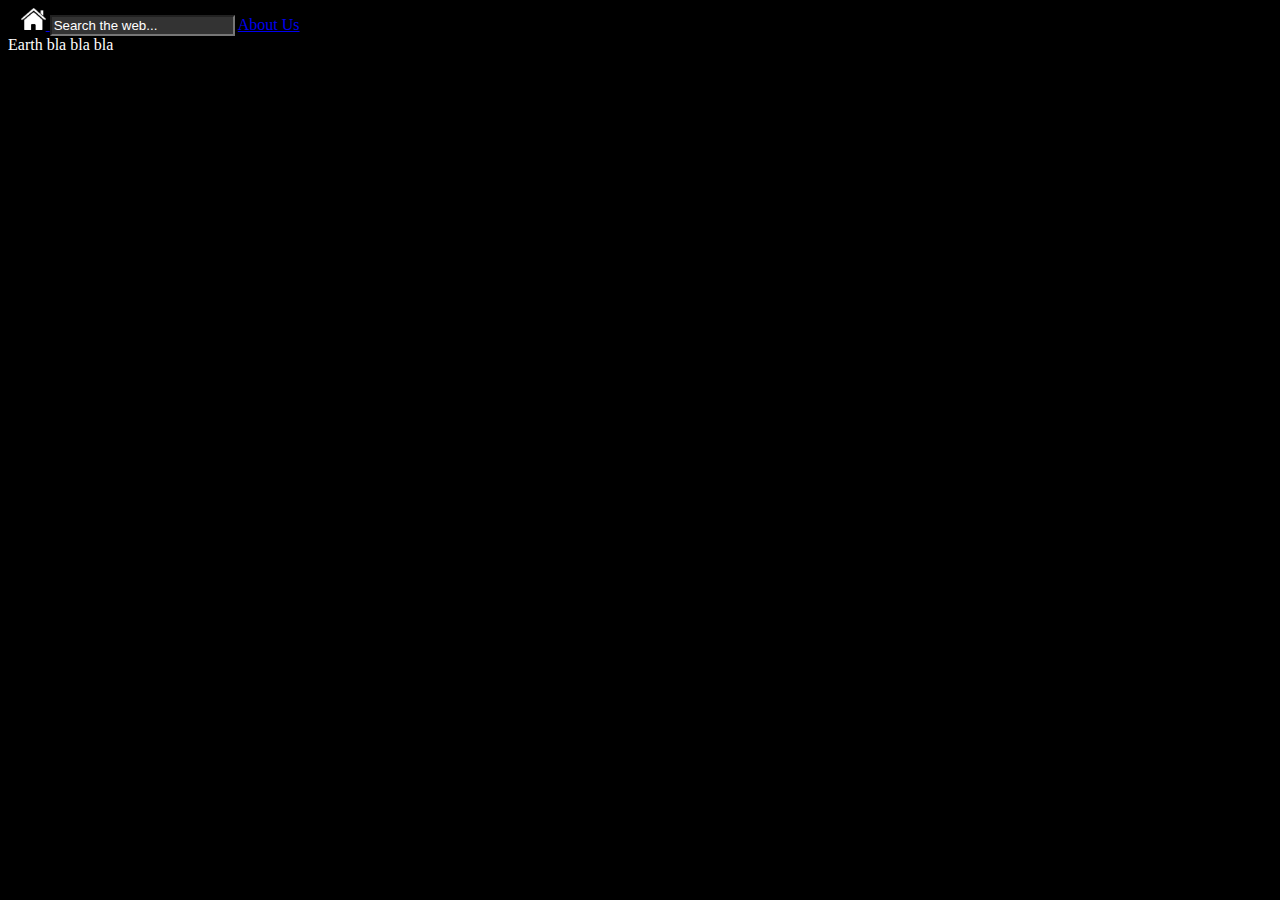
<file: base.html>
<!DOCTYPE html>
<html lang="en">
<head>
    <meta charset="UTF-8">
    <meta http-equiv="X-UA-Compatible" content="IE=edge">
    <meta name="viewport" content="width=device-width, initial-scale=1.0">
    <title>Planetopedia</title>
    <link rel="stylesheet" href="base_style.css">
</head>
<body class="background_">

    <!--TOP SECTION-->
    <div class="top_section" style="text-align: left;color:#FFFFFF;">
        <!--Home button-->
        <a href="home.html">
            <img src="Images/home_button.png" alt="home_button" width="2%">
        </a>

        <!--Search bar-->
        <input type="text" class="search_bar" size="20%" value="Search the web...">

        <!--About us-->
        <a href="about_us.html">About Us</a>
    </div>


    <!--SIDE NAV-->
    <div>

    </div>


    <!--BODY-->
    <div class="text">
        Earth
        bla bla bla
    </div>
</body>
</html>
</file>
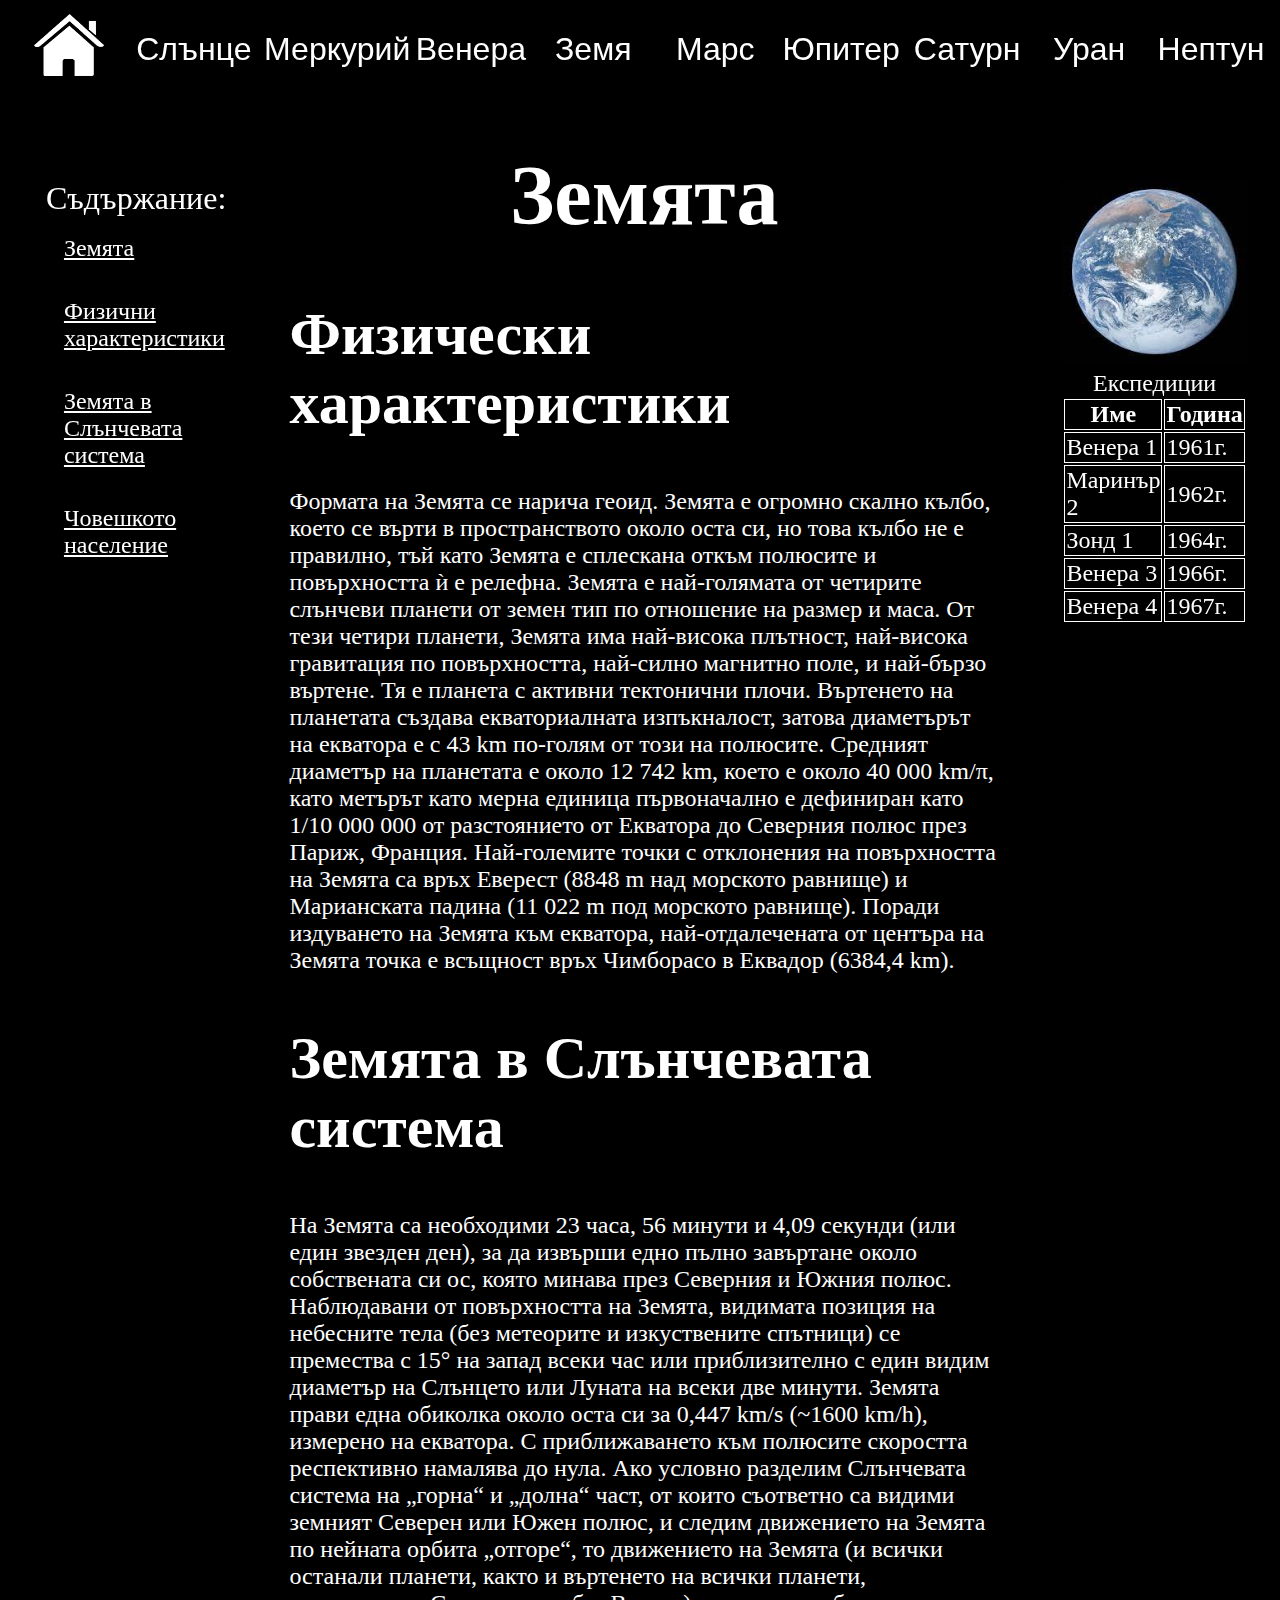
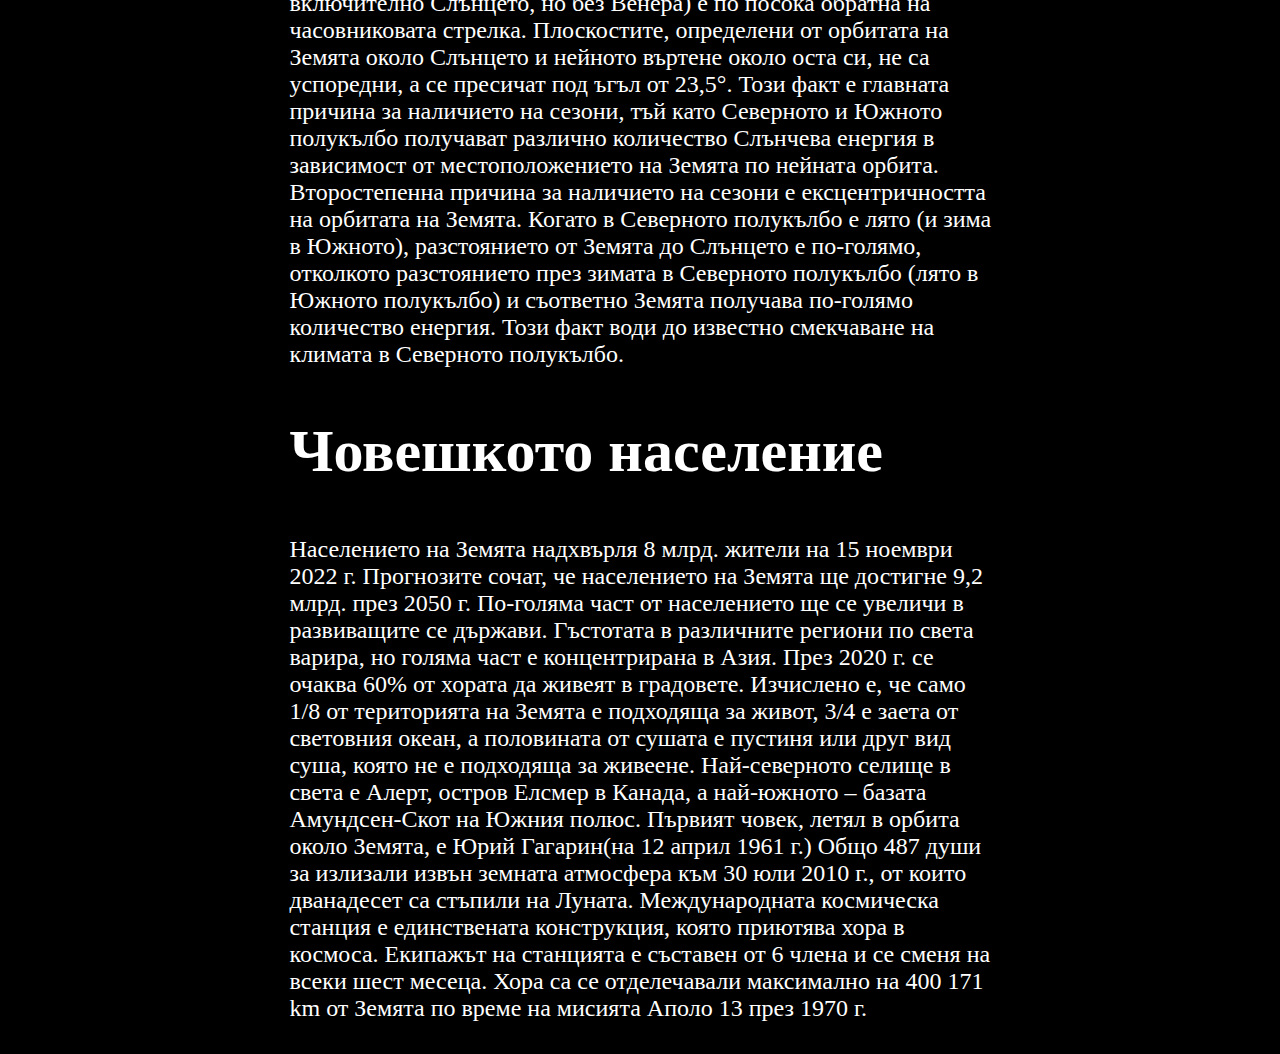
<file: page/earth.html>
<!DOCTYPE html>
<html lang="en">
<head>
    <meta charset="UTF-8">
    <meta http-equiv="X-UA-Compatible" content="IE=edge">
    <meta name="viewport" content="width=device-width, initial-scale=1.0">
    <meta name="description" content="The website for planets, solar systems, galaxies and the Universe!">
    <title>Planetopedia</title>
    <link rel="stylesheet" href="../style/styles.css">
</head>

<body class="body_class">
    <div class="main_navbar">
        <button onclick="buttonOnClick('welcome.html')">
            <img src="../Images/home_button.png" width="70px">
        </button>
        <!-- <span>
            <input type="text" class="search_bar_cl" placeholder="Search Planetopedia...">
            <a href=""><img src="../Images/search-icon.png" width="1%" class="search_icon"></a>
        </span> -->

        <button onclick="buttonOnClick('sun.html')">
            Слънце
        </button>
        <button onclick="buttonOnClick('mercury.html')">
            Меркурий
        </button>
        <button onclick="buttonOnClick('venus.html')">
            Венера
        </button>
        <button onclick="buttonOnClick('earth.html')">
            Земя
        </button>
        <button onclick="buttonOnClick('mars.html')">
            Марс
        </button>
        <button onclick="buttonOnClick('jupiter.html')">
            Юпитер
        </button>
        <button onclick="buttonOnClick('saturn.html')">
            Сатурн
        </button>
        <button onclick="buttonOnClick('uranus.html')">
            Уран
        </button>
        <button onclick="buttonOnClick('neptune.html')">
            Нептун
        </button>
    </div>
    
    <div class="main_section">
        <div class="left_navbar">
            <span style="font-size: xx-large;">Съдържание:</span>
            <a href="#earth">Земята</a>
            <a href="#characteristics">Физични характеристики</a>
            <a href="#in-the-solar-system">Земята в Слънчевата система</a>
            <a href="#human-population">Човешкото население</a>
        </div>

        <!--Content-->
        <div class="content">
            <h1 id="earth">Земята</h1>
            <h2 id="#characteristics">Физически характеристики</h2>
            <p>Формата на Земята се нарича геоид. Земята е огромно скално кълбо, което се върти в пространството около оста си, но това кълбо не е правилно, тъй като Земята е сплескана откъм полюсите и повърхността ѝ е релефна. Земята е най-голямата от четирите слънчеви планети от земен тип по отношение на размер и маса. От тези четири планети, Земята има най-висока плътност, най-висока гравитация по повърхността, най-силно магнитно поле, и най-бързо въртене. Тя е планета с активни тектонични плочи.

                Въртенето на планетата създава екваториалната изпъкналост, затова диаметърът на екватора е с 43 km по-голям от този на полюсите. Средният диаметър на планетата е около 12 742 km, което е около 40 000 km/π, като метърът като мерна единица първоначално е дефиниран като 1/10 000 000 от разстоянието от Екватора до Северния полюс през Париж, Франция. Най-големите точки с отклонения на повърхността на Земята са връх Еверест (8848 m над морското равнище) и Марианската падина (11 022 m под морското равнище). Поради издуването на Земята към екватора, най-отдалечената от центъра на Земята точка е всъщност връх Чимборасо в Еквадор (6384,4 km).
            </p>
            <h2 id="in-the-solar-system">Земята в Слънчевата система</h2>
            <p>На Земята са необходими 23 часа, 56 минути и 4,09 секунди (или един звезден ден), за да извърши едно пълно завъртане около собствената си ос, която минава през Северния и Южния полюс. Наблюдавани от повърхността на Земята, видимата позиция на небесните тела (без метеорите и изкуствените спътници) се премества с 15° на запад всеки час или приблизително с един видим диаметър на Слънцето или Луната на всеки две минути.

                Земята прави една обиколка около оста си за 0,447 km/s (~1600 km/h), измерено на екватора. С приближаването към полюсите скоростта респективно намалява до нула.
                
                Ако условно разделим Слънчевата система на „горна“ и „долна“ част, от които съответно са видими земният Северен или Южен полюс, и следим движението на Земята по нейната орбита „отгоре“, то движението на Земята (и всички останали планети, както и въртенето на всички планети, включително Слънцето, но без Венера) е по посока обратна на часовниковата стрелка.
                
                Плоскостите, определени от орбитата на Земята около Слънцето и нейното въртене около оста си, не са успоредни, а се пресичат под ъгъл от 23,5°. Този факт е главната причина за наличието на сезони, тъй като Северното и Южното полукълбо получават различно количество Слънчева енергия в зависимост от местоположението на Земята по нейната орбита. Второстепенна причина за наличието на сезони е ексцентричността на орбитата на Земята. Когато в Северното полукълбо е лято (и зима в Южното), разстоянието от Земята до Слънцето е по-голямо, отколкото разстоянието през зимата в Северното полукълбо (лято в Южното полукълбо) и съответно Земята получава по-голямо количество енергия. Този факт води до известно смекчаване на климата в Северното полукълбо.
            </p>
            <h2 id="human-population">Човешкото население</h2>
            <p>Населението на Земята надхвърля 8 млрд. жители на 15 ноември 2022 г. Прогнозите сочат, че населението на Земята ще достигне 9,2 млрд. през 2050 г.  По-голяма част от населението ще се увеличи в развиващите се държави.

                Гъстотата в различните региони по света варира, но голяма част е концентрирана в Азия. През 2020 г. се очаква 60% от хората да живеят в градовете. Изчислено е, че само 1/8 от територията на Земята е подходяща за живот, 3/4 е заета от световния океан, а половината от сушата е пустиня или друг вид суша, която не е подходяща за живеене.
                
                Най-северното селище в света е Алерт, остров Елсмер в Канада, а най-южното – базата Амундсен-Скот на Южния полюс.
                
                Първият човек, летял в орбита около Земята, е Юрий Гагарин(на 12 април 1961 г.)  Общо 487 души за излизали извън земната атмосфера към 30 юли 2010 г., от които дванадесет са стъпили на Луната.  Международната космическа станция е единствената конструкция, която приютява хора в космоса. Екипажът на станцията е съставен от 6 члена и се сменя на всеки шест месеца. Хора са се отделечавали максимално на 400 171 km от Земята по време на мисията Аполо 13 през 1970 г.
            </p>
        </div>

        <div class="right_side">
            <img src="../Images/earth.jpg" alt="Earth" width="100%">
            <table align="right">
                <caption>
                  Експедиции
                </caption>
                <tr>
                  <th>Име</th>
                  <th>Година</th>
                </tr>
                <tr>
                  <td>Венера 1</td>
                  <td>1961г.</td>
                </tr>
                <tr>
                  <td>Маринър 2</td>
                  <td>1962г.</td>
                </tr>
                <tr>
                  <td>Зонд 1</td>
                  <td>1964г.</td>
                </tr>
                <tr>
                  <td>Венера 3</td>
                  <td>1966г.</td>
                </tr>
                <tr>
                  <td>Венера 4</td>
                  <td>1967г.</td>
                </tr>
              </table>
        </div>
    </div>

    <script src="../main.js"></script>
</body>
</html>
</file>
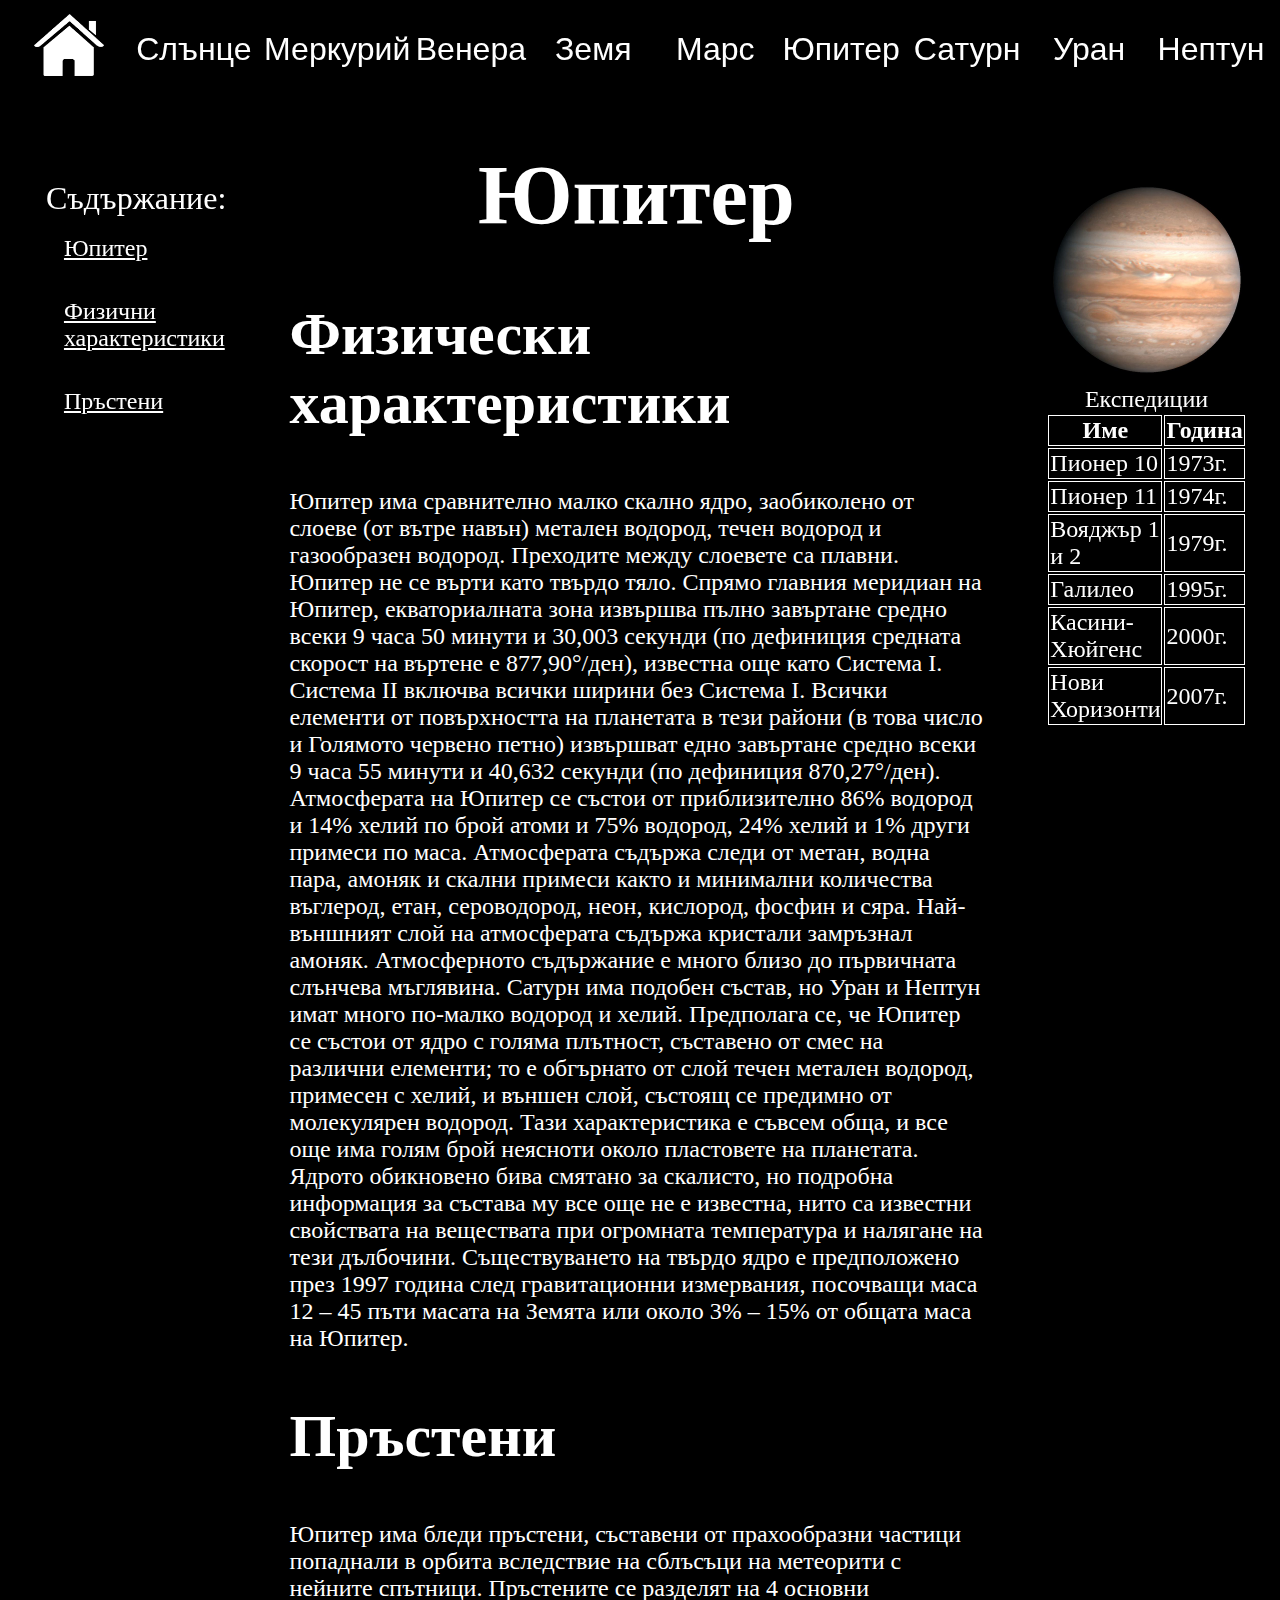
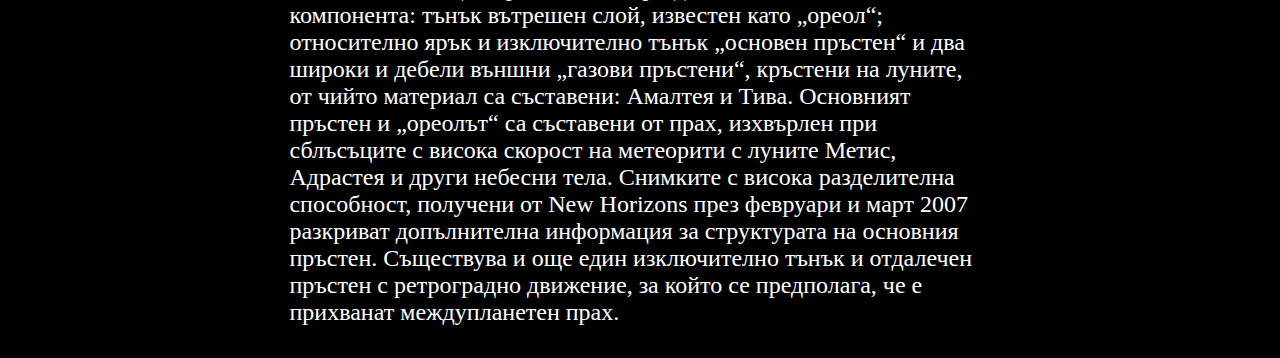
<file: page/jupiter.html>
<!DOCTYPE html>
<html lang="en">
<head>
    <meta charset="UTF-8">
    <meta http-equiv="X-UA-Compatible" content="IE=edge">
    <meta name="viewport" content="width=device-width, initial-scale=1.0">
    <meta name="description" content="The website for planets, solar systems, galaxies and the Universe!">
    <title>Planetopedia</title>
    <link rel="stylesheet" href="../style/styles.css">
</head>

<body class="body_class">
    <div class="main_navbar">
        <button onclick="buttonOnClick('welcome.html')">
            <img src="../Images/home_button.png" width="70px">
        </button>
        <!-- <span>
            <input type="text" class="search_bar_cl" placeholder="Search Planetopedia...">
            <a href=""><img src="../Images/search-icon.png" width="1%" class="search_icon"></a>
        </span> -->

        <button onclick="buttonOnClick('sun.html')">
            Слънце
        </button>
        <button onclick="buttonOnClick('mercury.html')">
            Меркурий
        </button>
        <button onclick="buttonOnClick('venus.html')">
            Венера
        </button>
        <button onclick="buttonOnClick('earth.html')">
            Земя
        </button>
        <button onclick="buttonOnClick('mars.html')">
            Марс
        </button>
        <button onclick="buttonOnClick('jupiter.html')">
            Юпитер
        </button>
        <button onclick="buttonOnClick('saturn.html')">
            Сатурн
        </button>
        <button onclick="buttonOnClick('uranus.html')">
            Уран
        </button>
        <button onclick="buttonOnClick('neptune.html')">
            Нептун
        </button>
    </div>
    
    <div class="main_section">
        <div class="left_navbar">
            <span style="font-size: xx-large;">Съдържание:</span>
            <a href="#mercury">Юпитер</a>
            <a href="#characteristics">Физични характеристики</a>
            <a href="#rings">Пръстени</a>
        </div>

        <!--Content-->
        <div class="content">
            <h1>Юпитер</h1>
            <h2 id="characteristics">Физически характеристики</h2>
            <p>
                Юпитер има сравнително малко скално ядро, заобиколено от слоеве (от вътре навън) метален водород, течен водород и газообразен водород. Преходите между слоевете са плавни.
Юпитер не се върти като твърдо тяло. Спрямо главния меридиан на Юпитер, екваториалната зона извършва пълно завъртане средно всеки 9 часа 50 минути и 30,003 секунди (по дефиниция средната скорост на въртене е 877,90°/ден), известна още като Система I.
Система II включва всички ширини без Система I. Всички елементи от повърхността на планетата в тези райони (в това число и Голямото червено петно) извършват едно завъртане средно всеки 9 часа 55 минути и 40,632 секунди (по дефиниция 870,27°/ден).

Атмосферата на Юпитер се състои от приблизително 86% водород и 14% хелий по брой атоми и 75% водород, 24% хелий и 1% други примеси по маса. Атмосферата съдържа следи от метан, водна пара, амоняк и скални примеси както и минимални количества въглерод, етан, сероводород, неон, кислород, фосфин и сяра. Най-външният слой на атмосферата съдържа кристали замръзнал амоняк. Атмосферното съдържание е много близо до първичната слънчева мъглявина. Сатурн има подобен състав, но Уран и Нептун имат много по-малко водород и хелий.

Предполага се, че Юпитер се състои от ядро с голяма плътност, съставено от смес на различни елементи; то е обгърнато от слой течен метален водород, примесен с хелий, и външен слой, състоящ се предимно от молекулярен водород. Тази характеристика е съвсем обща, и все още има голям брой неясноти около пластовете на планетата. Ядрото обикновено бива смятано за скалисто, но подробна информация за състава му все още не е известна, нито са известни свойствата на веществата при огромната температура и налягане на тези дълбочини. Съществуването на твърдо ядро е предположено през 1997 година след гравитационни измервания, посочващи маса 12 – 45 пъти масата на Земята или около 3% – 15% от общата маса на Юпитер.
            </p>
            <h2 id="rings">Пръстени</h2>
            <p>
                Юпитер има бледи пръстени, съставени от прахообразни частици попаднали в орбита вследствие на сблъсъци на метеорити с нейните спътници.

Пръстените се разделят на 4 основни компонента: тънък вътрешен слой, известен като „ореол“; относително ярък и изключително тънък „основен пръстен“ и два широки и дебели външни „газови пръстени“, кръстени на луните, от чийто материал са съставени: Амалтея и Тива.  Основният пръстен и „ореолът“ са съставени от прах, изхвърлен при сблъсъците с висока скорост на метеорити с луните Метис, Адрастея и други небесни тела. Снимките с висока разделителна способност, получени от New Horizons през февруари и март 2007 разкриват допълнителна информация за структурата на основния пръстен.

Съществува и още един изключително тънък и отдалечен пръстен с ретроградно движение, за който се предполага, че е прихванат междупланетен прах.
            </p>

        </div>

        <div class="right_side">
            <img src="../Images/jupiter.jpg" alt="jupiter image" width="100%"/>
            <table class="table" align="right">
                <caption class="tab.cap">
                  Експедиции
                </caption>
                <tr>
                  <th>Име</th>
                  <th>Година</th>
                </tr>
                <tr>
                  <td>Пионер 10</td>
                  <td>1973г.</td>
                </tr>
                <tr>
                  <td>Пионер 11</td>
                  <td>1974г.</td>
                </tr>
                <tr>
                  <td>Вояджър 1 и 2</td>
                  <td>1979г.</td>
                </tr>
                <tr>
                  <td>Галилео</td>
                  <td>1995г.</td>
                </tr>
                <tr>
                  <td>Касини-Хюйгенс</td>
                  <td>2000г.</td>
                </tr>
                <tr>
                  <td>Нови Хоризонти</td>
                  <td>2007г.</td>
                </tr>
              </table>
        </div>
    </div>

    <script src="../main.js"></script>
</body>
</html>
</file>
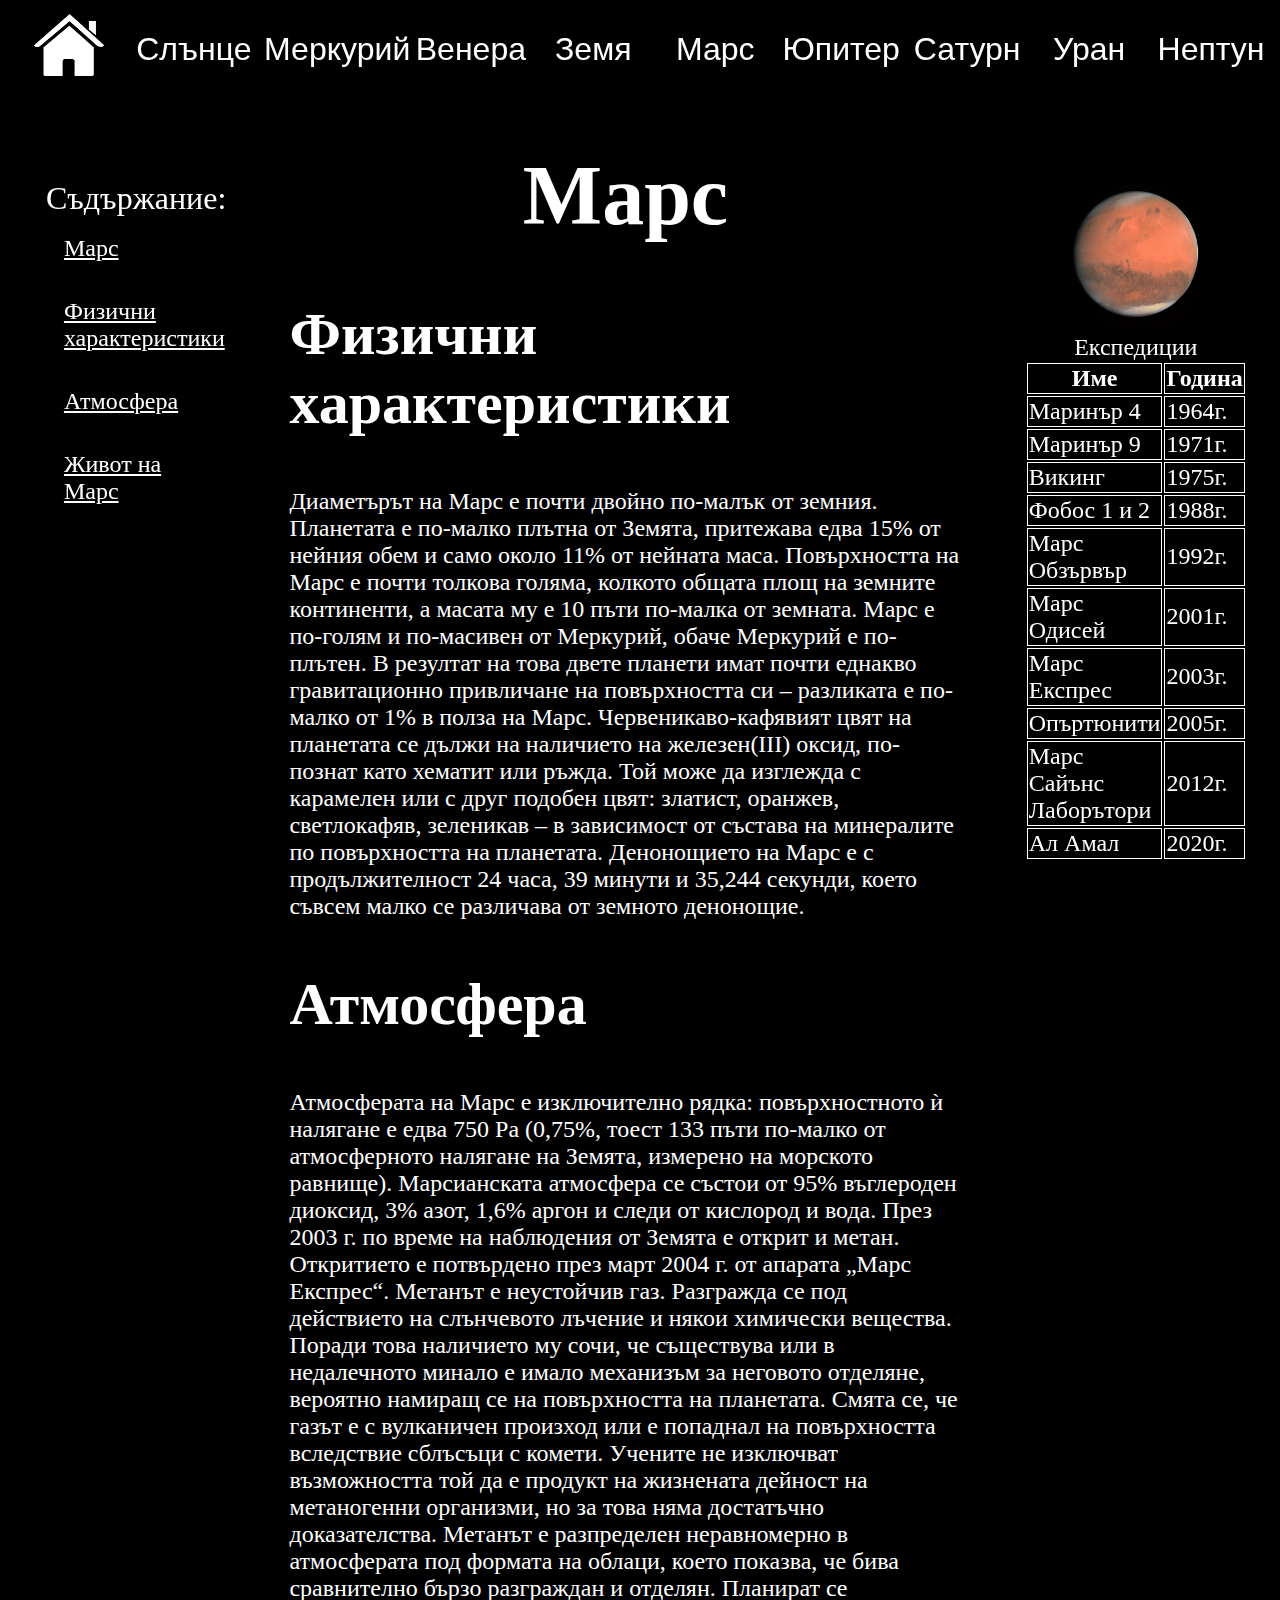
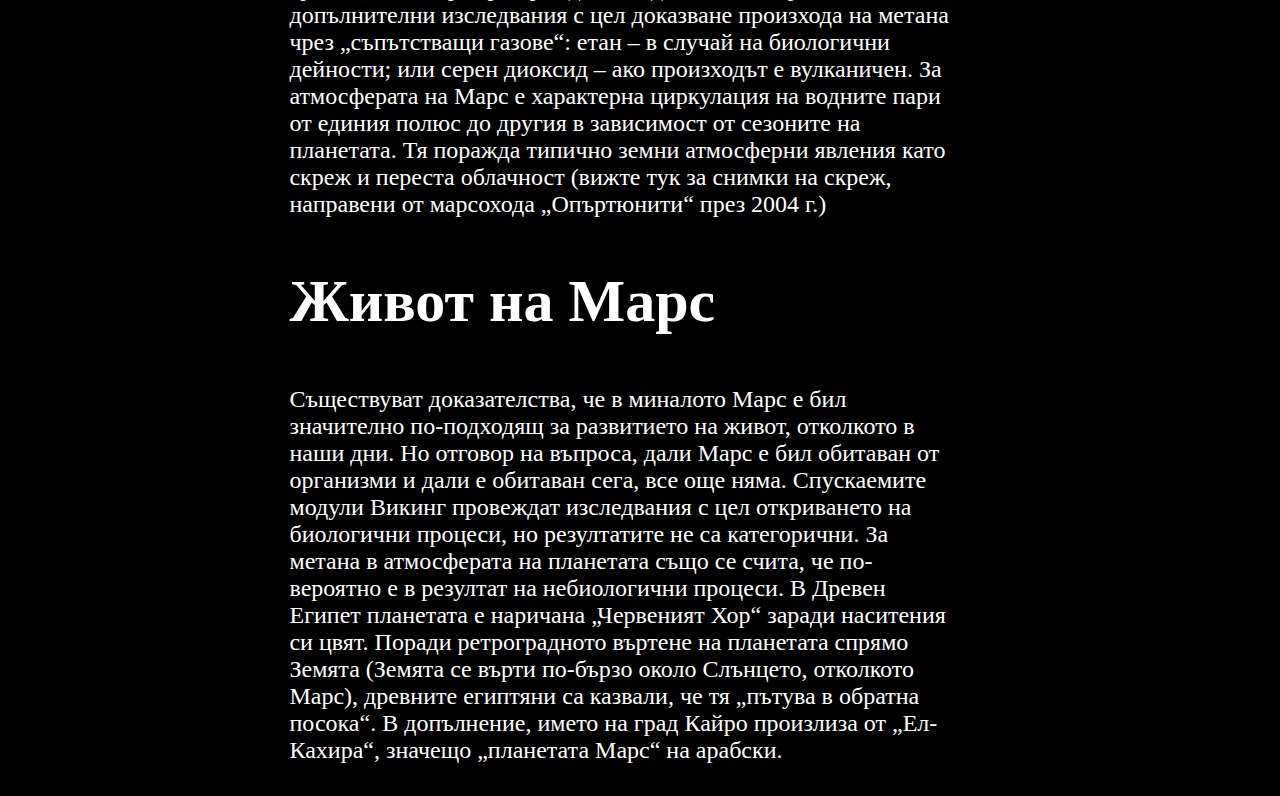
<file: page/mars.html>
<!DOCTYPE html>
<html lang="en">
<head>
    <meta charset="UTF-8">
    <meta http-equiv="X-UA-Compatible" content="IE=edge">
    <meta name="viewport" content="width=device-width, initial-scale=1.0">
    <meta name="description" content="The website for planets, solar systems, galaxies and the Universe!">
    <title>Planetopedia</title>
    <link rel="stylesheet" href="../style/styles.css">
</head>

<body class="body_class">
    <div class="main_navbar">
        <button onclick="buttonOnClick('welcome.html')">
            <img src="../Images/home_button.png" width="70px">
        </button>
        <!-- <span>
            <input type="text" class="search_bar_cl" placeholder="Search Planetopedia...">
            <a href=""><img src="../Images/search-icon.png" width="1%" class="search_icon"></a>
        </span> -->

        <button onclick="buttonOnClick('sun.html')">
            Слънце
        </button>
        <button onclick="buttonOnClick('mercury.html')">
            Меркурий
        </button>
        <button onclick="buttonOnClick('venus.html')">
            Венера
        </button>
        <button onclick="buttonOnClick('earth.html')">
            Земя
        </button>
        <button onclick="buttonOnClick('mars.html')">
            Марс
        </button>
        <button onclick="buttonOnClick('jupiter.html')">
            Юпитер
        </button>
        <button onclick="buttonOnClick('saturn.html')">
            Сатурн
        </button>
        <button onclick="buttonOnClick('uranus.html')">
            Уран
        </button>
        <button onclick="buttonOnClick('neptune.html')">
            Нептун
        </button>
    </div>
    
    <div class="main_section">
        <div class="left_navbar">
            <span style="font-size: xx-large;">Съдържание:</span>
            <a href="#mars">Марс</a>
            <a href="#characteristics">Физични характеристики</a>
            <a href="#atmosphere">Атмосфера</a>
            <a href="#life">Живот на Марс</a>
        </div>

        <!--Content-->
        <div class="content">
            <h1 id="mars">Марс</h1>
            <h2 id="characteristics">Физични характеристики</h2>
            <p>
                Диаметърът на Марс е почти двойно по-малък от земния. Планетата е по-малко плътна от Земята, притежава едва 15% от нейния обем и само около 11% от нейната маса. Повърхността на Марс е почти толкова голяма, колкото общата площ на земните континенти, а масата му е 10 пъти по-малка от земната. Марс е по-голям и по-масивен от Меркурий, обаче Меркурий е по-плътен. В резултат на това двете планети имат почти еднакво гравитационно привличане на повърхността си – разликата е по-малко от 1% в полза на Марс.

Червеникаво-кафявият цвят на планетата се дължи на наличието на железен(III) оксид, по-познат като хематит или ръжда. Той може да изглежда с карамелен или с друг подобен цвят: златист, оранжев, светлокафяв, зеленикав – в зависимост от състава на минералите по повърхността на планетата.

Денонощието на Марс е с продължителност 24 часа, 39 минути и 35,244 секунди, което съвсем малко се различава от земното денонощие.
            </p>
            <h2 id="atmosphere">Атмосфера</h2>
            <p>
                Атмосферата на Марс е изключително рядка: повърхностното ѝ налягане е едва 750 Pa (0,75%, тоест 133 пъти по-малко от атмосферното налягане на Земята, измерено на морското равнище). Марсианската атмосфера се състои от 95% въглероден диоксид, 3% азот, 1,6% аргон и следи от кислород и вода. През 2003 г. по време на наблюдения от Земята е открит и метан. Откритието е потвърдено през март 2004 г. от апарата „Марс Експрес“.

Метанът е неустойчив газ. Разгражда се под действието на слънчевото лъчение и някои химически вещества. Поради това наличието му сочи, че съществува или в недалечното минало е имало механизъм за неговото отделяне, вероятно намиращ се на повърхността на планетата. Смята се, че газът е с вулканичен произход или е попаднал на повърхността вследствие сблъсъци с комети. Учените не изключват възможността той да е продукт на жизнената дейност на метаногенни организми, но за това няма достатъчно доказателства. Метанът е разпределен неравномерно в атмосферата под формата на облаци, което показва, че бива сравнително бързо разграждан и отделян. Планират се допълнителни изследвания с цел доказване произхода на метана чрез „съпътстващи газове“: етан – в случай на биологични дейности; или серен диоксид – ако произходът е вулканичен.

За атмосферата на Марс е характерна циркулация на водните пари от единия полюс до другия в зависимост от сезоните на планетата. Тя поражда типично земни атмосферни явления като скреж и переста облачност (вижте тук за снимки на скреж, направени от марсохода „Опъртюнити“ през 2004 г.)
            </p>
            <h2 id="life">Живот на Марс</h2>
            <p>
                Съществуват доказателства, че в миналото Марс е бил значително по-подходящ за развитието на живот, отколкото в наши дни. Но отговор на въпроса, дали Марс е бил обитаван от организми и дали е обитаван сега, все още няма. Спускаемите модули Викинг провеждат изследвания с цел откриването на биологични процеси, но резултатите не са категорични. За метана в атмосферата на планетата също се счита, че по-вероятно е в резултат на небиологични процеси.

В Древен Египет планетата е наричана „Червеният Хор“ заради наситения си цвят. Поради ретроградното въртене на планетата спрямо Земята (Земята се върти по-бързо около Слънцето, отколкото Марс), древните египтяни са казвали, че тя „пътува в обратна посока“. В допълнение, името на град Кайро произлиза от „Ел-Кахира“, значещо „планетата Марс“ на арабски.
            </p>
        </div>

        <div class="right_side">
            <img src="../Images/mars.jpg" alr="mars image" width="100%">
            <table>
                <caption>
                  Експедиции
                </caption>
                <tr>
                  <th>Име</th>
                  <th>Година</th>
                </tr>
                <tr>
                  <td>Маринър 4</td>
                  <td>1964г.</td>
                </tr>
                <tr>
                  <td>Маринър 9</td>
                  <td>1971г.</td>
                </tr>
                <tr>
                  <td>Викинг</td>
                  <td>1975г.</td>
                </tr>
                <tr>
                  <td>Фобос 1 и 2</td>
                  <td>1988г.</td>
                </tr>
                <tr>
                  <td>Марс Обзървър</td>
                  <td>1992г.</td>
                </tr>
                <tr>
                  <td>Марс Одисей</td>
                  <td>2001г.</td>
                </tr>
                <tr>
                  <td>Марс Експрес</td>
                  <td>2003г.</td>
                </tr>
                <tr>
                  <td>Опъртюнити</td>
                  <td>2005г.</td>
                </tr>
                <tr>
                  <td>Марс Сайънс Лаборътори</td>
                  <td>2012г.</td>
                </tr>
                <tr>
                  <td>Ал Амал</td>
                  <td>2020г.</td>
                </tr>
              </table>
        </div>
    </div>

    <script src="../main.js"></script>
</body>
</html>
</file>
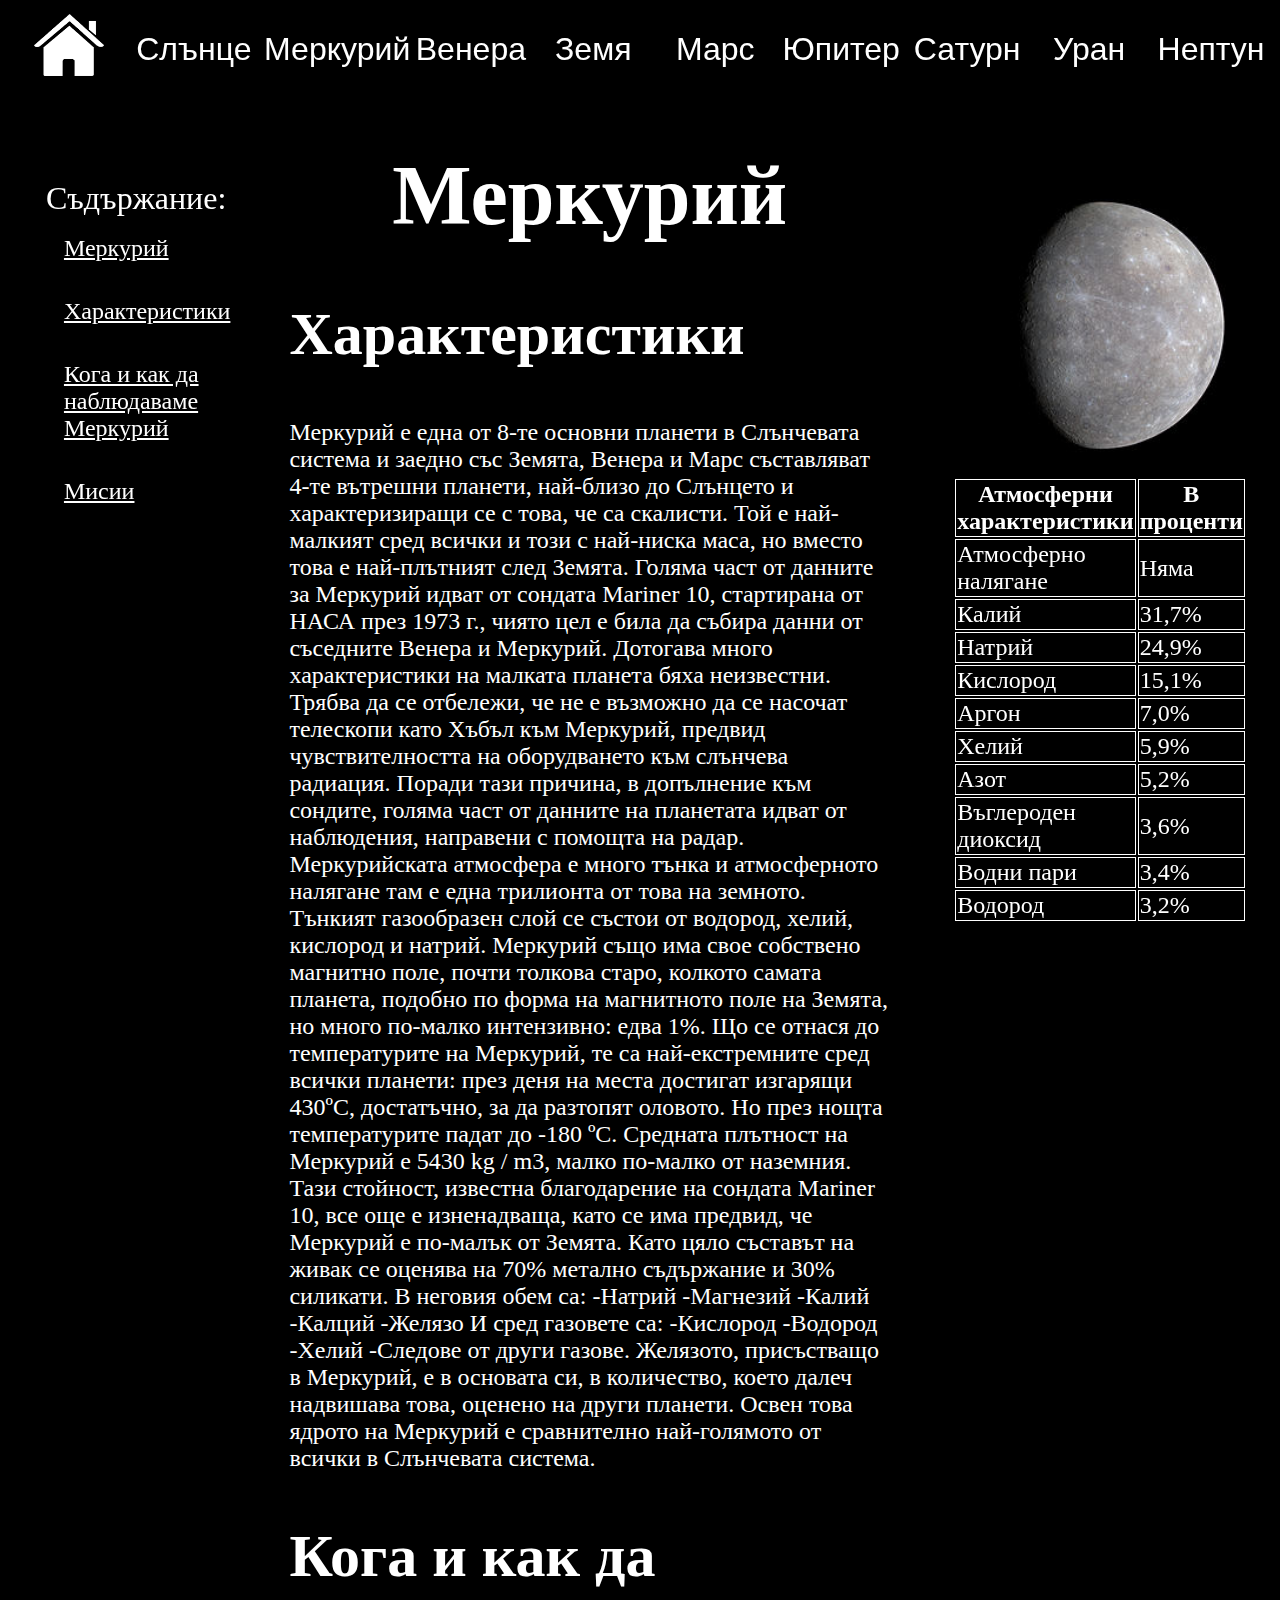
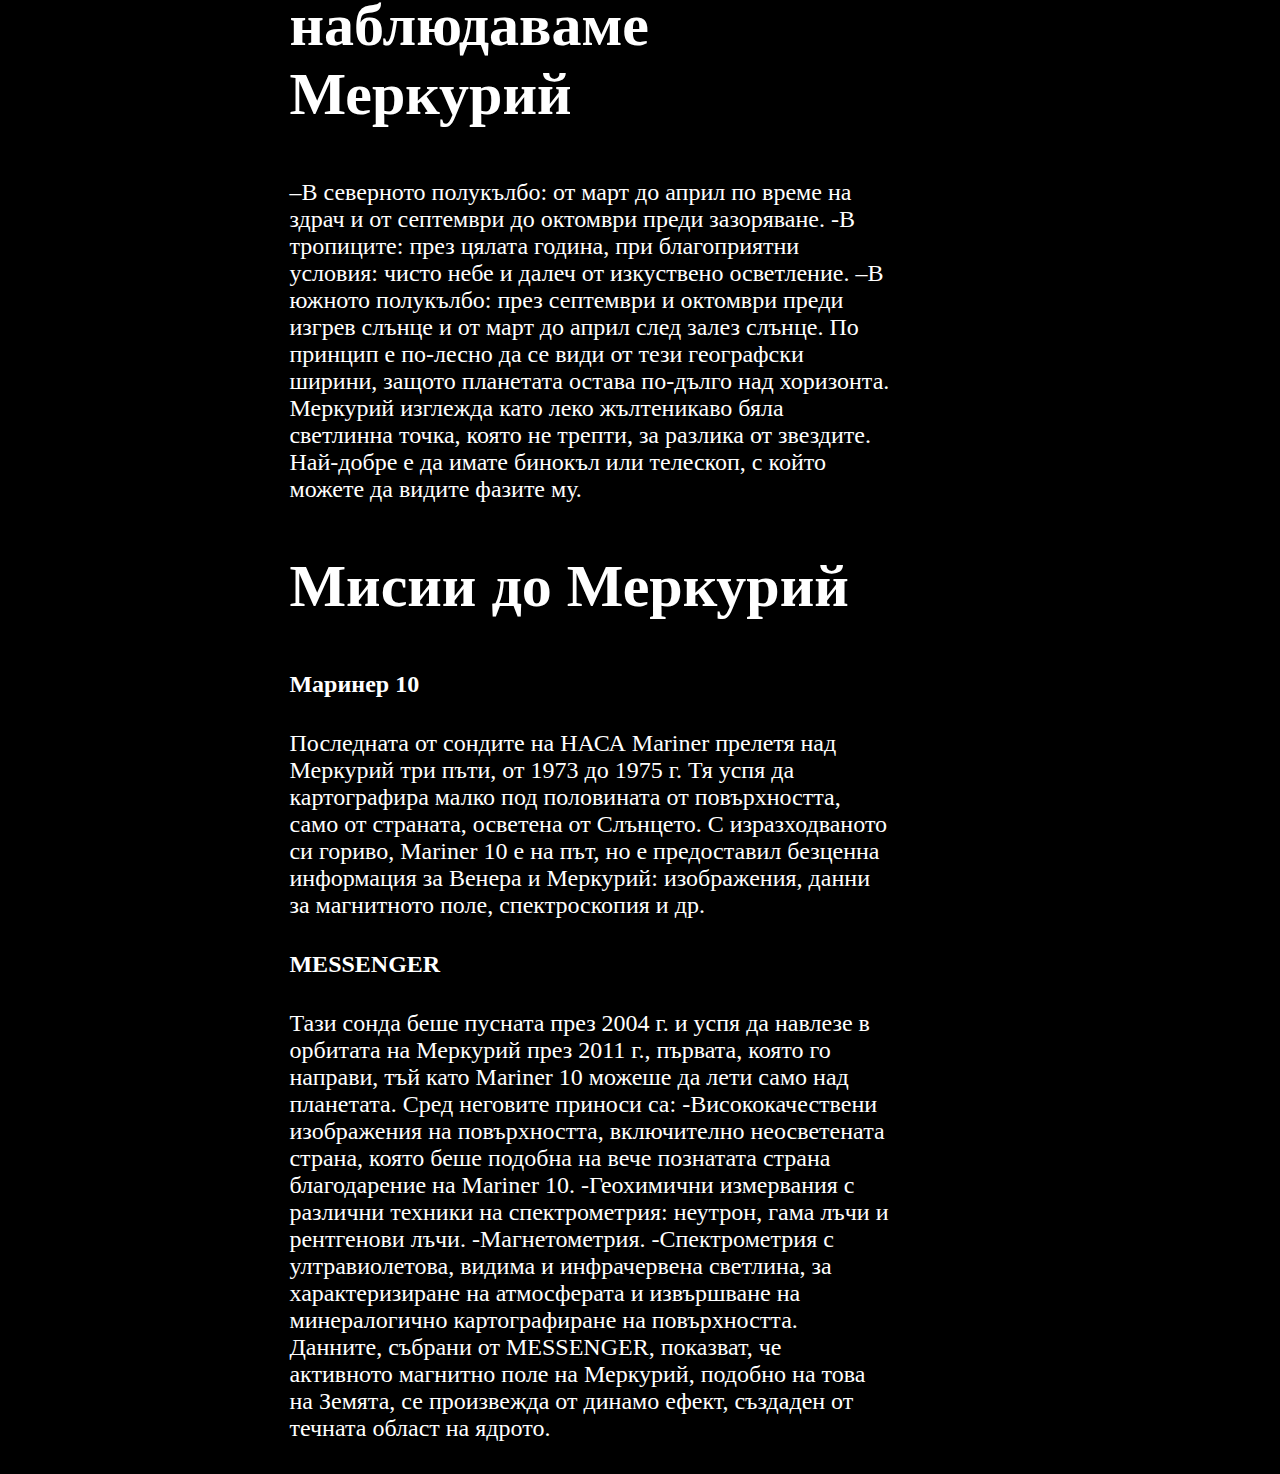
<file: page/mercury.html>
<!DOCTYPE html>
<html lang="en">
<head>
    <meta charset="UTF-8">
    <meta http-equiv="X-UA-Compatible" content="IE=edge">
    <meta name="viewport" content="width=device-width, initial-scale=1.0">
    <meta name="description" content="The website for planets, solar systems, galaxies and the Universe!">
    <title>Planetopedia</title>
    <link rel="stylesheet" href="../style/styles.css">
</head>

<body class="body_class">
    <div class="main_navbar">
        <button onclick="buttonOnClick('welcome.html')">
            <img src="../Images/home_button.png" width="70px">
        </button>
        <!-- <span>
            <input type="text" class="search_bar_cl" placeholder="Search Planetopedia...">
            <a href=""><img src="../Images/search-icon.png" width="1%" class="search_icon"></a>
        </span> -->

        <button onclick="buttonOnClick('sun.html')">
            Слънце
        </button>
        <button onclick="buttonOnClick('mercury.html')">
            Меркурий
        </button>
        <button onclick="buttonOnClick('venus.html')">
            Венера
        </button>
        <button onclick="buttonOnClick('earth.html')">
            Земя
        </button>
        <button onclick="buttonOnClick('mars.html')">
            Марс
        </button>
        <button onclick="buttonOnClick('jupiter.html')">
            Юпитер
        </button>
        <button onclick="buttonOnClick('saturn.html')">
            Сатурн
        </button>
        <button onclick="buttonOnClick('uranus.html')">
            Уран
        </button>
        <button onclick="buttonOnClick('neptune.html')">
            Нептун
        </button>
    </div>
    
    <div class="main_section">
        <div class="left_navbar">
            <span style="font-size: xx-large;">Съдържание:</span>
            <a href="#mercury">Меркурий</a>
            <a href="#characteristics">Характеристики</a>
            <a href="#WhenAndHow">Кога и как да наблюдаваме Меркурий</a>
            <a href="#missions">Мисии</a>
        </div>

        <!--Content-->
        <div class="content">
            
            <h1 id="mercury" align="center">Меркурий</h1>

            <h2 id="characteristics">Характеристики</h2>
            <p>
                Меркурий е една от 8-те основни планети в Слънчевата система и заедно със Земята, Венера и Марс съставляват 4-те
                вътрешни планети, най-близо до Слънцето и характеризиращи се с това, че са скалисти. Той е най-малкият сред
                всички и този с най-ниска маса, но вместо това е най-плътният след Земята.

                Голяма част от данните за Меркурий идват от сондата Mariner 10, стартирана от НАСА през 1973 г., чиято цел е
                била да събира данни от съседните Венера и Меркурий. Дотогава много характеристики на малката планета бяха
                неизвестни.

                Трябва да се отбележи, че не е възможно да се насочат телескопи като Хъбъл към Меркурий, предвид
                чувствителността на оборудването към слънчева радиация. Поради тази причина, в допълнение към сондите, голяма
                част от данните на планетата идват от наблюдения, направени с помощта на радар.

                Меркурийската атмосфера е много тънка и атмосферното налягане там е една трилионта от това на земното. Тънкият
                газообразен слой се състои от водород, хелий, кислород и натрий.

                Меркурий също има свое собствено магнитно поле, почти толкова старо, колкото самата планета, подобно по форма на
                магнитното поле на Земята, но много по-малко интензивно: едва 1%.

                Що се отнася до температурите на Меркурий, те са най-екстремните сред всички планети: през деня на места
                достигат изгарящи 430ºC, достатъчно, за да разтопят оловото. Но през нощта температурите падат до -180 ºC.
            
                Средната плътност на Меркурий е 5430 kg / m3, малко по-малко от наземния. Тази стойност, известна благодарение
                на сондата Mariner 10, все още е изненадваща, като се има предвид, че Меркурий е по-малък от Земята.

                Като цяло съставът на живак се оценява на 70% метално съдържание и 30% силикати. В неговия обем са:

                -Натрий

                -Магнезий

                -Калий

                -Калций

                -Желязо

                И сред газовете са:

                -Кислород

                -Водород

                -Хелий

                -Следове от други газове.

                Желязото, присъстващо в Меркурий, е в основата си, в количество, което далеч надвишава това, оценено на други
                планети. Освен това ядрото на Меркурий е сравнително най-голямото от всички в Слънчевата система.
            </p>
            <h2 id="WhenAndHow">Кога и как да наблюдаваме Меркурий</h2>
            <p>
                –В северното полукълбо: от март до април по време на здрач и от септември до октомври преди зазоряване.

                -В тропиците: през цялата година, при благоприятни условия: чисто небе и далеч от изкуствено осветление.

                –В южното полукълбо: през септември и октомври преди изгрев слънце и от март до април след залез слънце. По
                принцип е по-лесно да се види от тези географски ширини, защото планетата остава по-дълго над хоризонта.

                Меркурий изглежда като леко жълтеникаво бяла светлинна точка, която не трепти, за разлика от звездите. Най-добре
                е да имате бинокъл или телескоп, с който можете да видите фазите му.
            </p>
            <h2 id="missions">Мисии до Меркурий</h2>
            <p>
            <h4>Маринер 10</h4>
            <p>
                Последната от сондите на НАСА Mariner прелетя над Меркурий три пъти, от 1973 до 1975 г. Тя успя да картографира
                малко под половината от повърхността, само от страната, осветена от Слънцето.

                С изразходваното си гориво, Mariner 10 е на път, но е предоставил безценна информация за Венера и Меркурий:
                изображения, данни за магнитното поле, спектроскопия и др.
            </p>
            <h4>MESSENGER</h4>
            <p>Тази сонда беше пусната през 2004 г. и успя да навлезе в орбитата на Меркурий през 2011 г., първата, която го
                направи, тъй като Mariner 10 можеше да лети само над планетата.

                Сред неговите приноси са:

                -Висококачествени изображения на повърхността, включително неосветената страна, която беше подобна на вече
                познатата страна благодарение на Mariner 10.

                -Геохимични измервания с различни техники на спектрометрия: неутрон, гама лъчи и рентгенови лъчи.

                -Магнетометрия.

                -Спектрометрия с ултравиолетова, видима и инфрачервена светлина, за характеризиране на атмосферата и извършване
                на минералогично картографиране на повърхността.

                Данните, събрани от MESSENGER, показват, че активното магнитно поле на Меркурий, подобно на това на Земята, се
                произвежда от динамо ефект, създаден от течната област на ядрото.
            </p>
            </p>
            
            
        </div>
        <div class="right_side">
        <img src="../Images/mercury.jpg" width="100%">
            <table class="table" align="right">
                <tr>
                    <th>Атмосферни характеристики</th>
                    <th>В проценти</th>
                </tr>
                <tr>
                    <td>Атмосферно налягане</td>
                    <td>Няма</td>
                </tr>
                <tr>
                    <td>Калий</td>
                    <td>31,7%</td>
                </tr>
                <tr>
                    <td>Натрий</td>
                    <td>24,9%</td>
                </tr>
                <tr>
                    <td>Кислород</td>
                    <td>15,1%</td>
                </tr>
                <tr>
                    <td>Аргон</td>
                    <td>7,0%</td>
                </tr>
                <tr>
                    <td>Хелий</td>
                    <td>5,9%</td>
                </tr>
                <tr>
                    <td>Азот</td>
                    <td>5,2%</td>
                </tr>
                <tr>
                    <td>Въглероден диоксид</td>
                    <td>3,6%</td>
                </tr>
                <tr>
                    <td>Водни пари</td>
                    <td>3,4%</td>
                </tr>
                <tr>
                    <td>Водород</td>
                    <td>3,2%</td>
                </tr>
            </table>
        </div>
    </div>

    <script src="../main.js"></script>
</body>
</html>
</file>
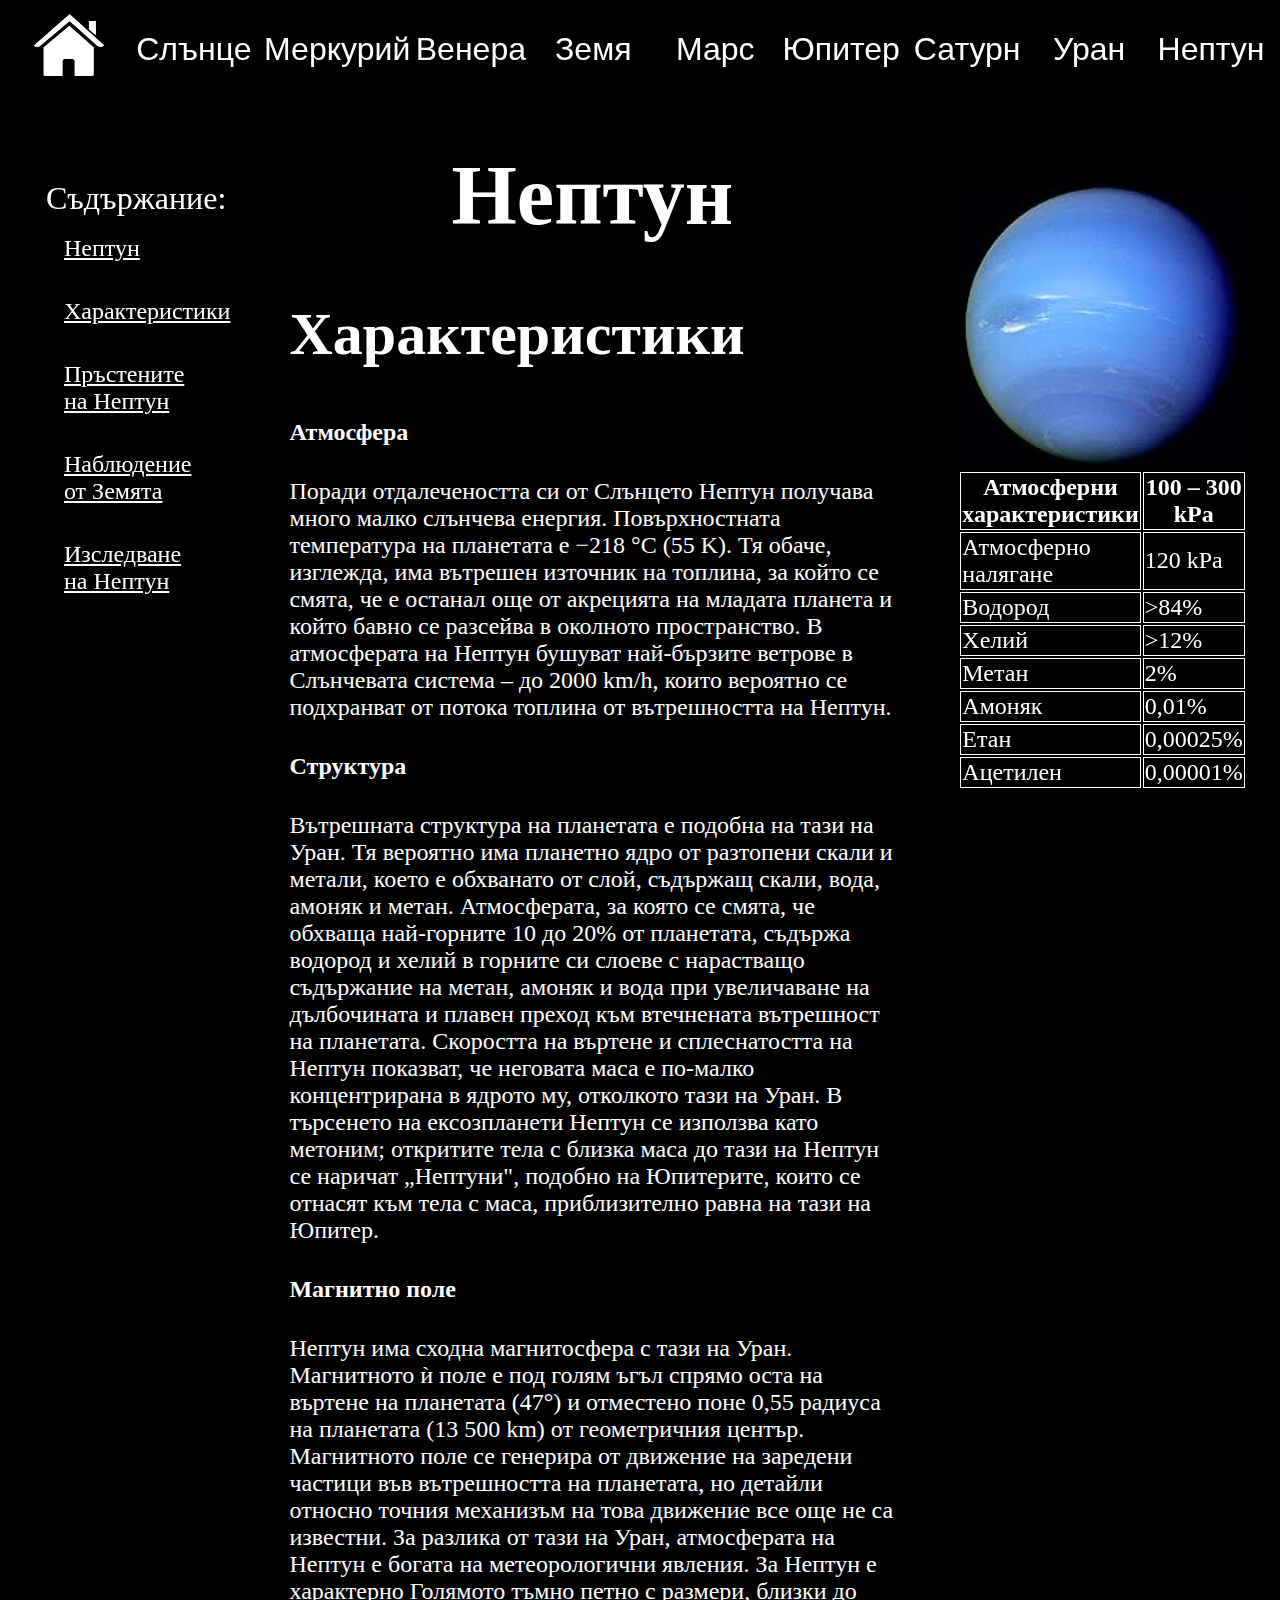
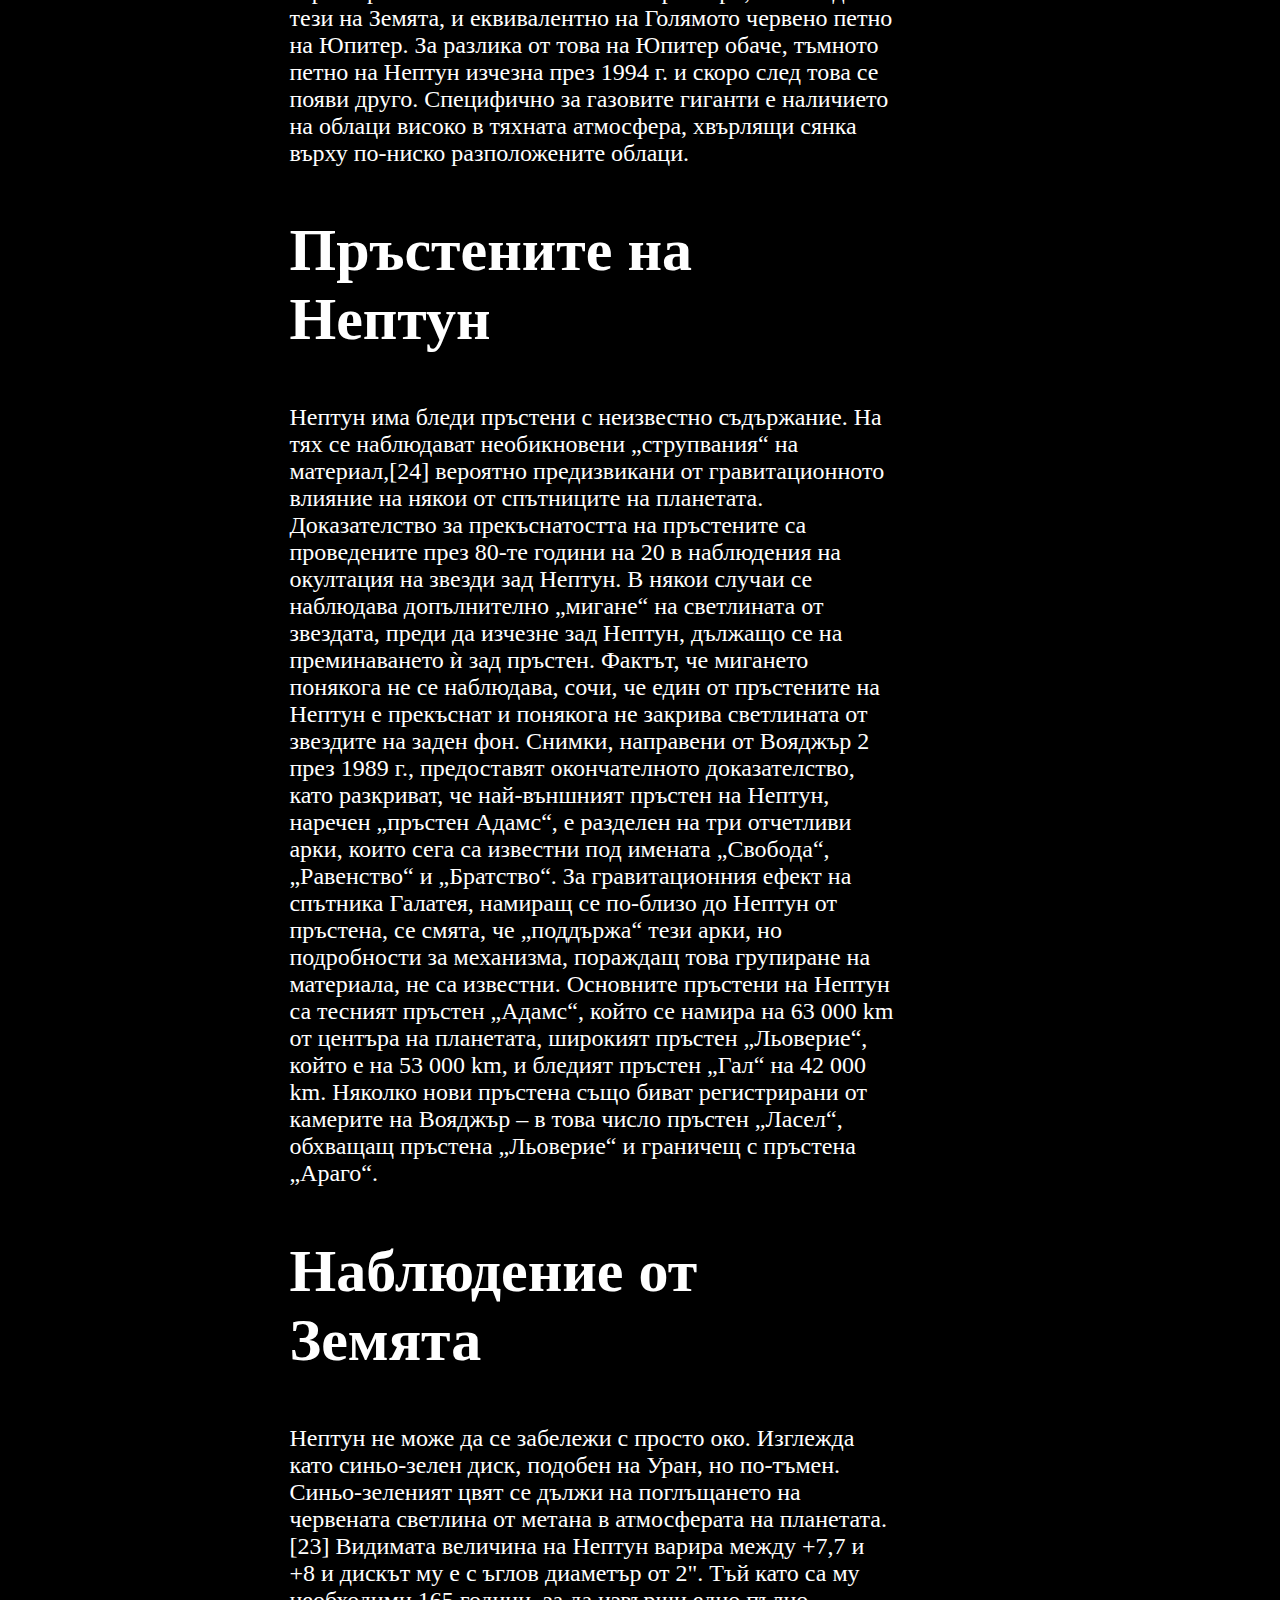
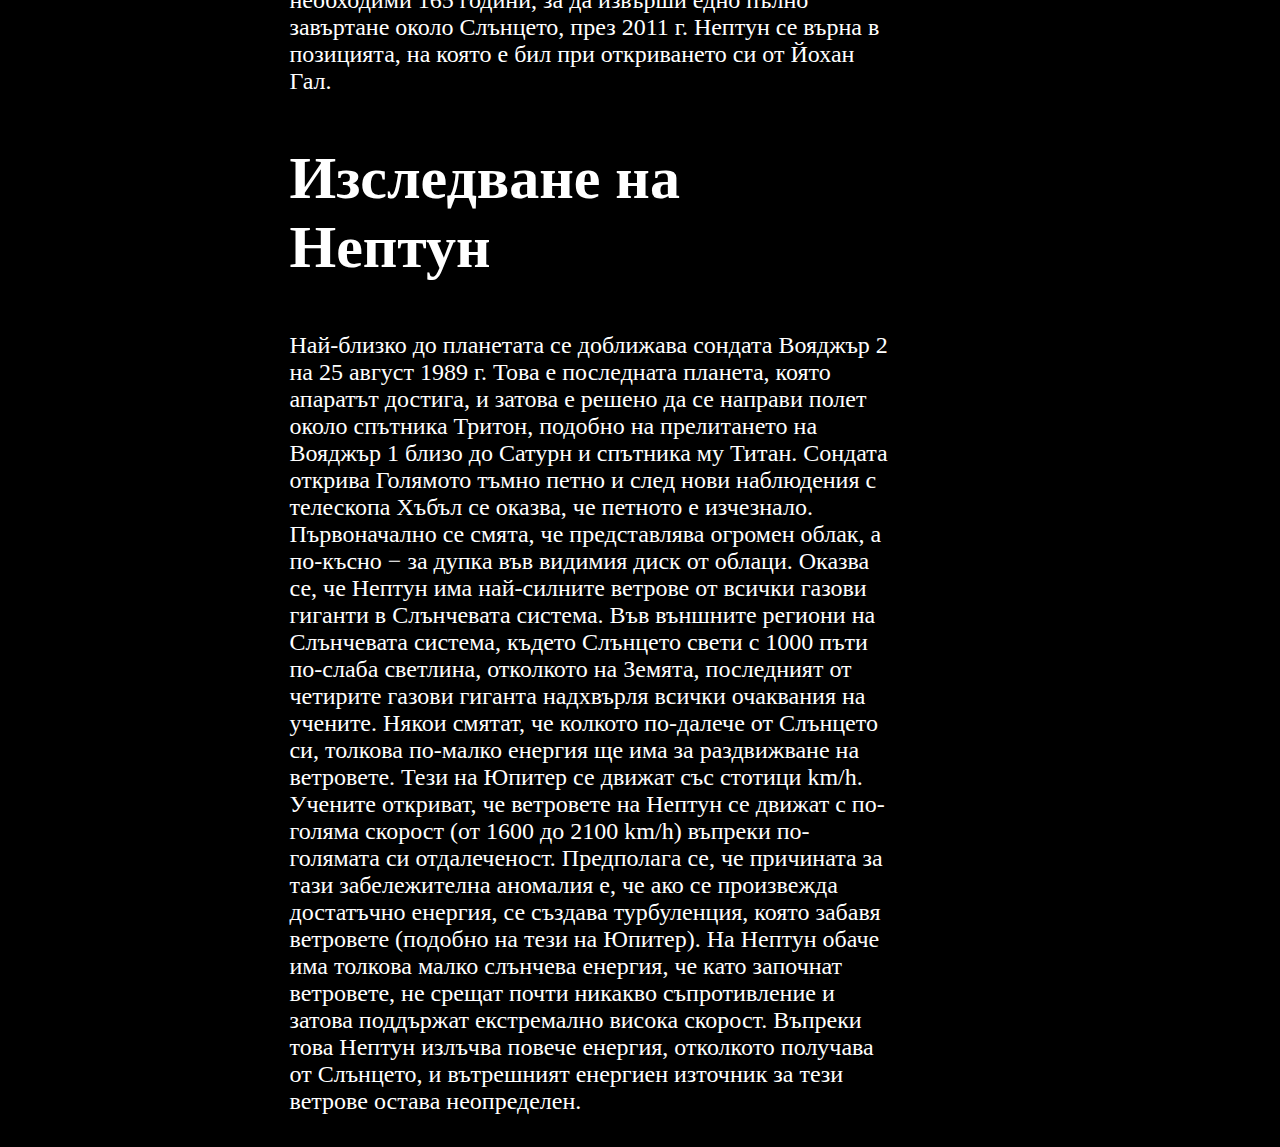
<file: page/neptune.html>
<!DOCTYPE html>
<html lang="en">
<head>
    <meta charset="UTF-8">
    <meta http-equiv="X-UA-Compatible" content="IE=edge">
    <meta name="viewport" content="width=device-width, initial-scale=1.0">
    <meta name="description" content="The website for planets, solar systems, galaxies and the Universe!">
    <title>Planetopedia</title>
    <link rel="stylesheet" href="../style/styles.css">
</head>

<body class="body_class">
    <div class="main_navbar">
        <button onclick="buttonOnClick('welcome.html')">
            <img src="../Images/home_button.png" width="70px">
        </button>
        <!-- <span>
            <input type="text" class="search_bar_cl" placeholder="Search Planetopedia...">
            <a href=""><img src="../Images/search-icon.png" width="1%" class="search_icon"></a>
        </span> -->

        <button onclick="buttonOnClick('sun.html')">
            Слънце
        </button>
        <button onclick="buttonOnClick('mercury.html')">
            Меркурий
        </button>
        <button onclick="buttonOnClick('venus.html')">
            Венера
        </button>
        <button onclick="buttonOnClick('earth.html')">
            Земя
        </button>
        <button onclick="buttonOnClick('mars.html')">
            Марс
        </button>
        <button onclick="buttonOnClick('jupiter.html')">
            Юпитер
        </button>
        <button onclick="buttonOnClick('saturn.html')">
            Сатурн
        </button>
        <button onclick="buttonOnClick('uranus.html')">
            Уран
        </button>
        <button onclick="buttonOnClick('neptune.html')">
            Нептун
        </button>
    </div>
    
    <div class="main_section">
        <div class="left_navbar">
            <span style="font-size: xx-large;">Съдържание:</span>
            <a href="#neptune">Нептун</a>
            <a href="#characteristics">Характеристики</a>
            <a href="#rings">Пръстените на Нептун</a>
            <a href="#fromEarth">Наблюдение от Земята</a>
            <a href="#explore">Изследване на Нептун</a>
        </div>

        <!--Content-->
        <div class="content">
        <h1 id="neptune" align="center">Нептун</h1>

    <h2 id="characteristics">Характеристики</h2>
    <h4>Атмосфера</h4>
    <p>
      Поради отдалечеността си от Слънцето Нептун получава много малко слънчева
      енергия. Повърхностната температура на планетата е −218 °C (55 K). Тя
      обаче, изглежда, има вътрешен източник на топлина, за който се смята, че е
      останал още от акрецията на младата планета и който бавно се разсейва в
      околното пространство. В атмосферата на Нептун бушуват най-бързите ветрове
      в Слънчевата система – до 2000 km/h, които вероятно се подхранват от
      потока топлина от вътрешността на Нептун.
    </p>
    <h4>Структура</h4>
    <p>
      Вътрешната структура на планетата е подобна на тази на Уран. Тя вероятно
      има планетно ядро от разтопени скали и метали, което е обхванато от слой,
      съдържащ скали, вода, амоняк и метан. Атмосферата, за която се смята, че
      обхваща най-горните 10 до 20% от планетата, съдържа водород и хелий в
      горните си слоеве с нарастващо съдържание на метан, амоняк и вода при
      увеличаване на дълбочината и плавен преход към втечнената вътрешност на
      планетата. Скоростта на въртене и сплеснатостта на Нептун показват, че
      неговата маса е по-малко концентрирана в ядрото му, отколкото тази на
      Уран. В търсенето на ексозпланети Нептун се използва като метоним;
      откритите тела с близка маса до тази на Нептун се наричат „Нептуни",
      подобно на Юпитерите, които се отнасят към тела с маса, приблизително
      равна на тази на Юпитер.
    </p>
    <h4>Магнитно поле</h4>
    <p>
      Нептун има сходна магнитосфера с тази на Уран. Магнитното ѝ поле е под
      голям ъгъл спрямо оста на въртене на планетата (47°) и отместено поне 0,55
      радиуса на планетата (13 500 km) от геометричния център. Магнитното поле
      се генерира от движение на заредени частици във вътрешността на планетата,
      но детайли относно точния механизъм на това движение все още не са
      известни. За разлика от тази на Уран, атмосферата на Нептун е богата на
      метеорологични явления. За Нептун е характерно Голямото тъмно петно с
      размери, близки до тези на Земята, и еквивалентно на Голямото червено
      петно на Юпитер. За разлика от това на Юпитер обаче, тъмното петно на
      Нептун изчезна през 1994 г. и скоро след това се появи друго. Специфично
      за газовите гиганти е наличието на облаци високо в тяхната атмосфера,
      хвърлящи сянка върху по-ниско разположените облаци.
    </p>
    <h2 id="rings">Пръстените на Нептун</h2>
    <p>
      Нептун има бледи пръстени с неизвестно съдържание. На тях се наблюдават
      необикновени „струпвания“ на материал,[24] вероятно предизвикани от
      гравитационното влияние на някои от спътниците на планетата. Доказателство
      за прекъснатостта на пръстените са проведените през 80-те години на 20 в
      наблюдения на окултация на звезди зад Нептун. В някои случаи се наблюдава
      допълнително „мигане“ на светлината от звездата, преди да изчезне зад
      Нептун, дължащо се на преминаването ѝ зад пръстен. Фактът, че мигането
      понякога не се наблюдава, сочи, че един от пръстените на Нептун е
      прекъснат и понякога не закрива светлината от звездите на заден фон.
      Снимки, направени от Вояджър 2 през 1989 г., предоставят окончателното
      доказателство, като разкриват, че най-външният пръстен на Нептун, наречен
      „пръстен Адамс“, е разделен на три отчетливи арки, които сега са известни
      под имената „Свобода“, „Равенство“ и „Братство“. За гравитационния ефект
      на спътника Галатея, намиращ се по-близо до Нептун от пръстена, се смята,
      че „поддържа“ тези арки, но подробности за механизма, пораждащ това
      групиране на материала, не са известни. Основните пръстени на Нептун са
      тесният пръстен „Адамс“, който се намира на 63 000 km от центъра на
      планетата, широкият пръстен „Льоверие“, който е на 53 000 km, и бледият
      пръстен „Гал“ на 42 000 km. Няколко нови пръстена също биват регистрирани
      от камерите на Вояджър – в това число пръстен „Ласел“, обхващащ пръстена
      „Льоверие“ и граничещ с пръстена „Араго“.
    </p>
    <h2 id="fromEarth">Наблюдение от Земята</h2>
    <p>
      Нептун не може да се забележи с просто око. Изглежда като синьо-зелен
      диск, подобен на Уран, но по-тъмен. Синьо-зеленият цвят се дължи на
      поглъщането на червената светлина от метана в атмосферата на
      планетата.[23] Видимата величина на Нептун варира между +7,7 и +8 и дискът
      му е с ъглов диаметър от 2". Тъй като са му необходими 165 години, за да
      извърши едно пълно завъртане около Слънцето, през 2011 г. Нептун се върна
      в позицията, на която е бил при откриването си от Йохан Гал.
    </p>
    <h2 id="explore">Изследване на Нептун</h2>
    <p>
      Най-близко до планетата се доближава сондата Вояджър 2 на 25 август 1989
      г. Това е последната планета, която апаратът достига, и затова е решено да
      се направи полет около спътника Тритон, подобно на прелитането на Вояджър
      1 близо до Сатурн и спътника му Титан. Сондата открива Голямото тъмно
      петно и след нови наблюдения с телескопа Хъбъл се оказва, че петното е
      изчезнало. Първоначално се смята, че представлява огромен облак, а
      по-късно − за дупка във видимия диск от облаци. Оказва се, че Нептун има
      най-силните ветрове от всички газови гиганти в Слънчевата система. Във
      външните региони на Слънчевата система, където Слънцето свети с 1000 пъти
      по-слаба светлина, отколкото на Земята, последният от четирите газови
      гиганта надхвърля всички очаквания на учените. Някои смятат, че колкото
      по-далече от Слънцето си, толкова по-малко енергия ще има за раздвижване
      на ветровете. Тези на Юпитер се движат със стотици km/h. Учените откриват,
      че ветровете на Нептун се движат с по-голяма скорост (от 1600 до 2100
      km/h) въпреки по-голямата си отдалеченост. Предполага се, че причината за
      тази забележителна аномалия е, че ако се произвежда достатъчно енергия, се
      създава турбуленция, която забавя ветровете (подобно на тези на Юпитер).
      На Нептун обаче има толкова малко слънчева енергия, че като започнат
      ветровете, не срещат почти никакво съпротивление и затова поддържат
      екстремално висока скорост. Въпреки това Нептун излъчва повече енергия,
      отколкото получава от Слънцето, и вътрешният енергиен източник за тези
      ветрове остава неопределен.
    </p>
    </div>
    <div class="right_side">
    <img
      src="../Images/neptune.jpg"
    align="right" width="100%"
    />
    <table class="table" align="right">
      <tr>
        <th>Атмосферни характеристики</th>
        <th>100 – 300 kPa</th>
      </tr>
      <tr>
        <td>Атмосферно налягане</td>
        <td>120 kPa</td>
      </tr>
      <tr>
        <td>Водород</td>
        <td>>84%</td>
      </tr>
      <tr>
        <td>Хелий</td>
        <td>>12%</td>
      </tr>
      <tr>
        <td>Метан</td>
        <td>2%</td>
      </tr>
      <tr>
        <td>Амоняк</td>
        <td>0,01%</td>
      </tr>
      <tr>
        <td>Етан</td>
        <td>0,00025%</td>
      </tr>
      <tr>
        <td>Ацетилен</td>
        <td>0,00001%</td>
      </tr>
    </table>
    </div>
    </div>

    <script src="../main.js"></script>
</body>
</html>
</file>
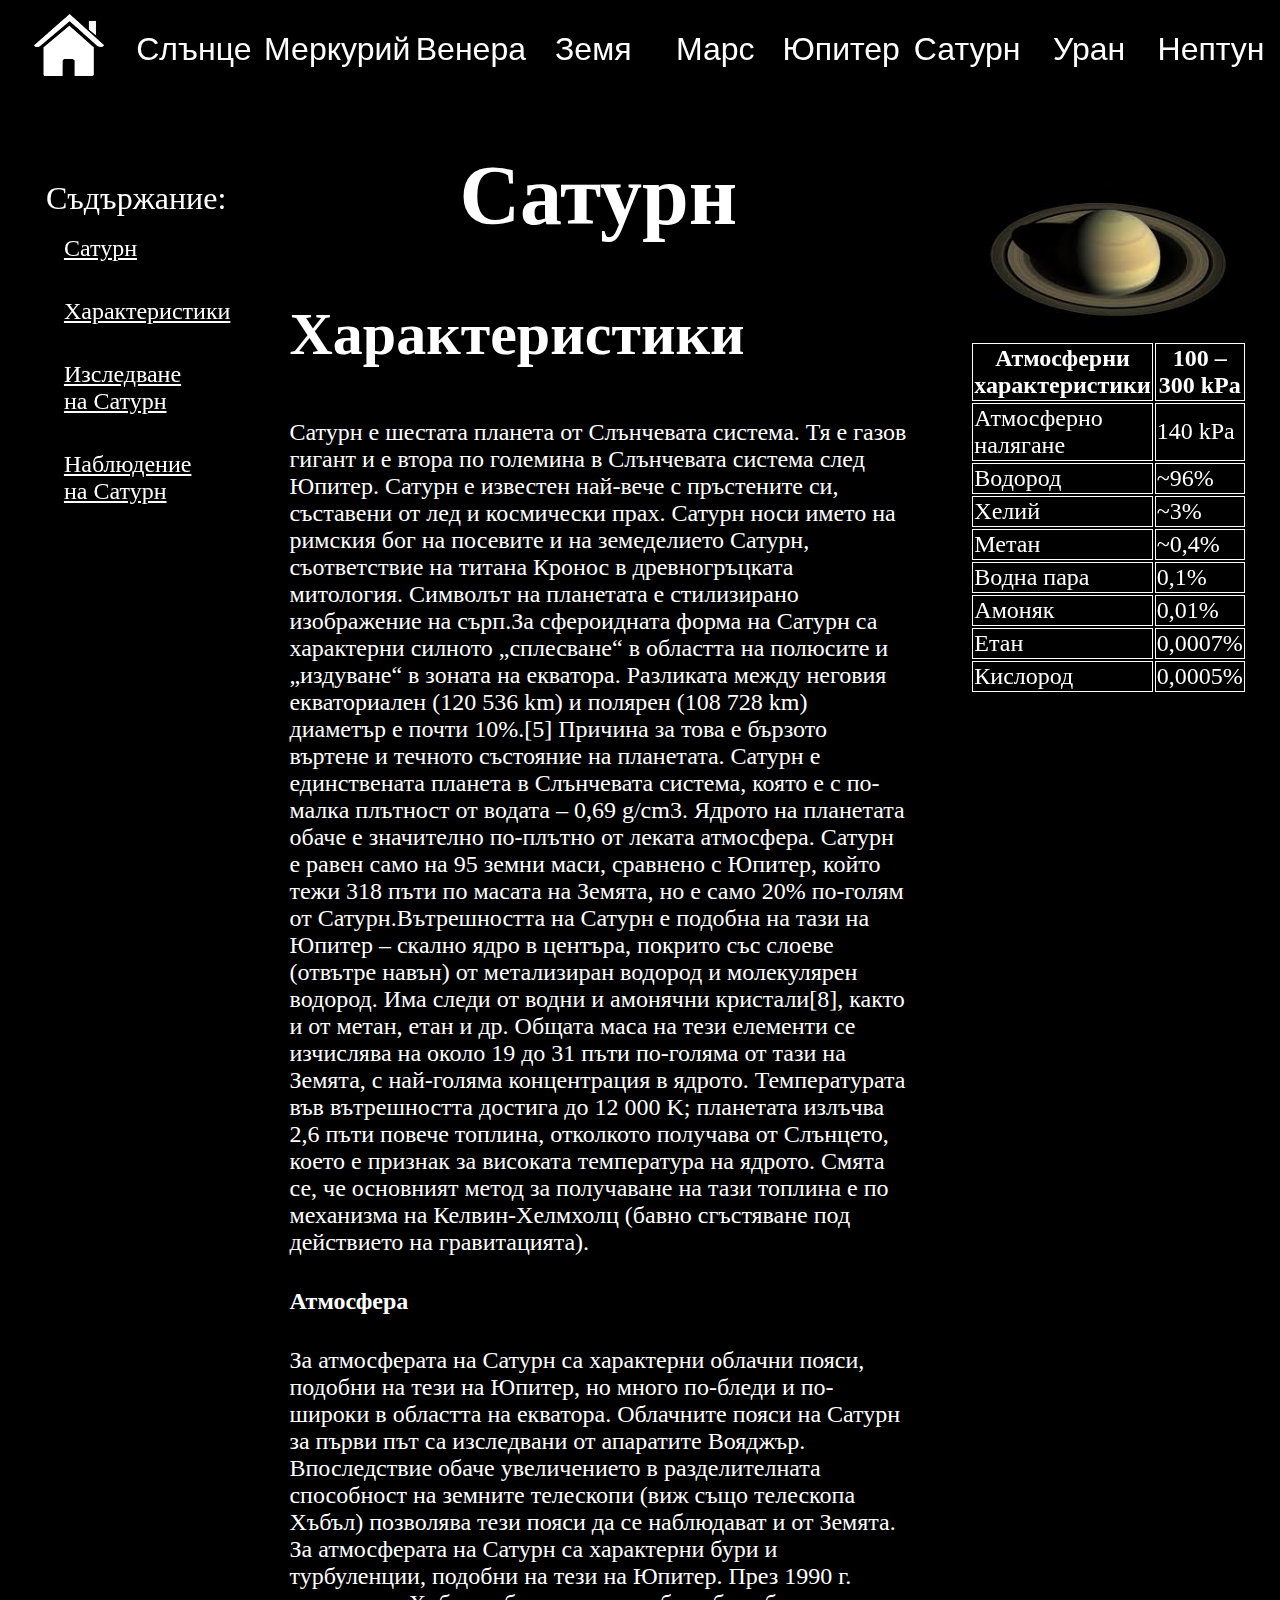
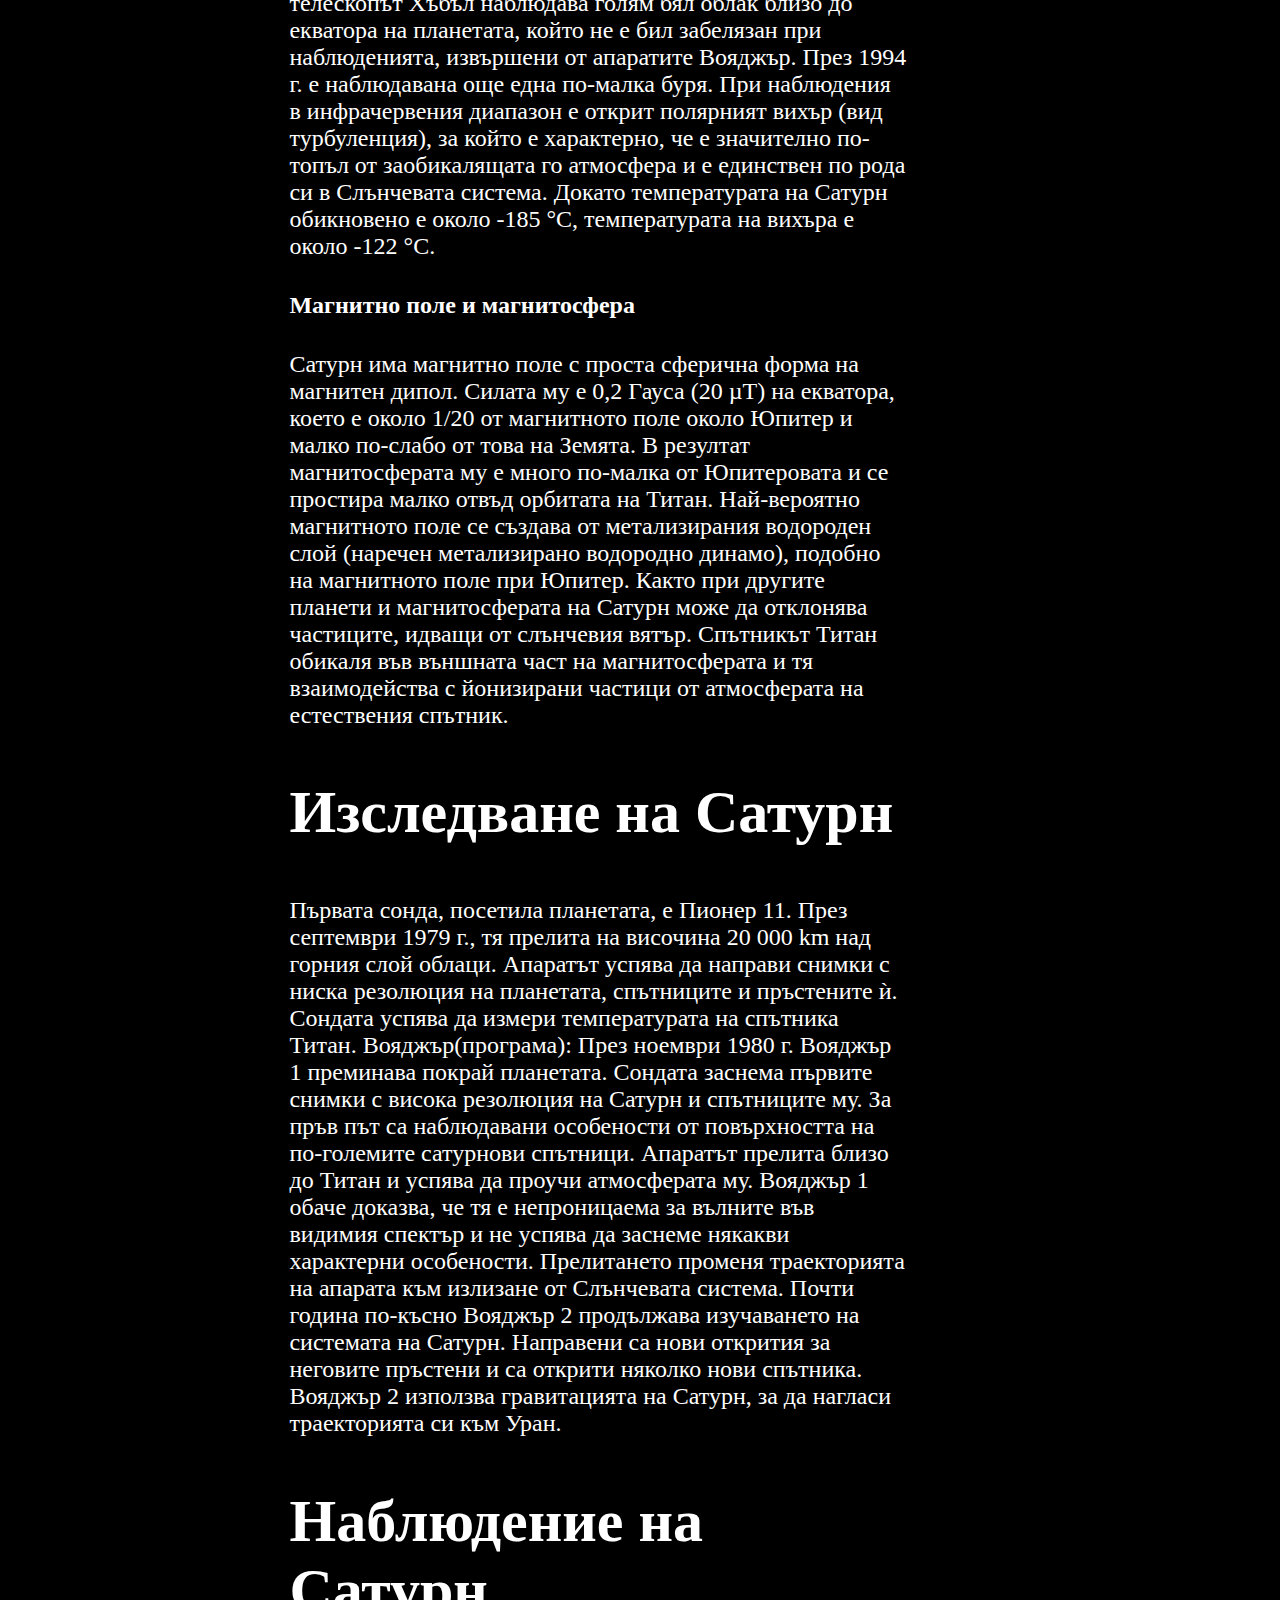
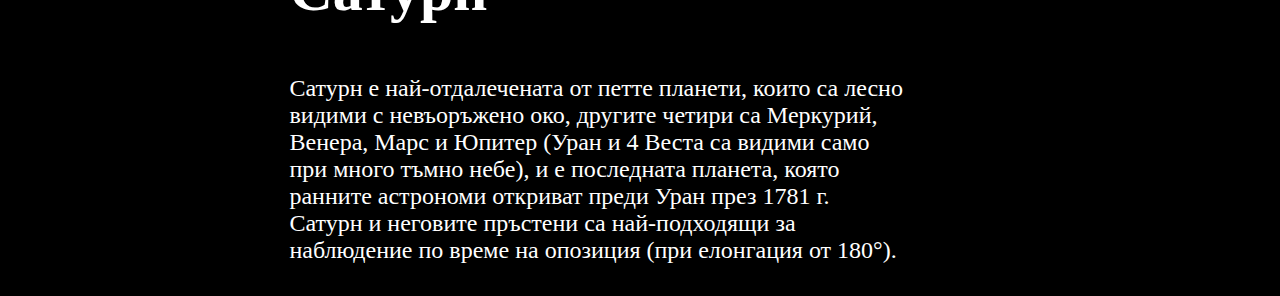
<file: page/saturn.html>
<!DOCTYPE html>
<html lang="en">
<head>
    <meta charset="UTF-8">
    <meta http-equiv="X-UA-Compatible" content="IE=edge">
    <meta name="viewport" content="width=device-width, initial-scale=1.0">
    <meta name="description" content="The website for planets, solar systems, galaxies and the Universe!">
    <title>Planetopedia</title>
    <link rel="stylesheet" href="../style/styles.css">
</head>

<body class="body_class">
    <div class="main_navbar">
        <button onclick="buttonOnClick('welcome.html')">
            <img src="../Images/home_button.png" width="70px">
        </button>
        <!-- <span>
            <input type="text" class="search_bar_cl" placeholder="Search Planetopedia...">
            <a href=""><img src="../Images/search-icon.png" width="1%" class="search_icon"></a>
        </span> -->

        <button onclick="buttonOnClick('sun.html')">
            Слънце
        </button>
        <button onclick="buttonOnClick('mercury.html')">
            Меркурий
        </button>
        <button onclick="buttonOnClick('venus.html')">
            Венера
        </button>
        <button onclick="buttonOnClick('earth.html')">
            Земя
        </button>
        <button onclick="buttonOnClick('mars.html')">
            Марс
        </button>
        <button onclick="buttonOnClick('jupiter.html')">
            Юпитер
        </button>
        <button onclick="buttonOnClick('saturn.html')">
            Сатурн
        </button>
        <button onclick="buttonOnClick('uranus.html')">
            Уран
        </button>
        <button onclick="buttonOnClick('neptune.html')">
            Нептун
        </button>
    </div>
    
    <div class="main_section">
        <div class="left_navbar">
            <span style="font-size: xx-large;">Съдържание:</span>
            <a href="#saturn">Сатурн</a>
            <a href="#characteristics">Характеристики</a>
            <a href="#explore">Изследване на Сатурн</a>
            <a href="#watch">Наблюдение на Сатурн</a>
        </div>

        <!--Content-->
        <div class="content">
        <h1 id="saturn" align="center">Сатурн</h1>
    <h2 id="characteristics">Характеристики</h2>
    <p>
      Сатурн е шестата планета от Слънчевата система. Тя е газов гигант и е
      втора по големина в Слънчевата система след Юпитер. Сатурн е известен
      най-вече с пръстените си, съставени от лед и космически прах. Сатурн носи
      името на римския бог на посевите и на земеделието Сатурн, съответствие на
      титана Кронос в древногръцката митология. Символът на планетата е
      стилизирано изображение на сърп.За сфероидната форма на Сатурн са
      характерни силното „сплесване“ в областта на полюсите и „издуване“ в
      зоната на екватора. Разликата между неговия екваториален (120 536 km) и
      полярен (108 728 km) диаметър е почти 10%.[5] Причина за това е бързото
      въртене и течното състояние на планетата. Сатурн е единствената планета в
      Слънчевата система, която е с по-малка плътност от водата – 0,69 g/cm3.
      Ядрото на планетата обаче е значително по-плътно от леката атмосфера.
      Сатурн е равен само на 95 земни маси, сравнено с Юпитер, който тежи 318
      пъти по масата на Земята, но е само 20% по-голям от Сатурн.Вътрешността на
      Сатурн е подобна на тази на Юпитер – скално ядро в центъра, покрито със
      слоеве (отвътре навън) от метализиран водород и молекулярен водород. Има
      следи от водни и амонячни кристали[8], както и от метан, етан и др. Общата
      маса на тези елементи се изчислява на около 19 до 31 пъти по-голяма от
      тази на Земята, с най-голяма концентрация в ядрото. Температурата във
      вътрешността достига до 12 000 K; планетата излъчва 2,6 пъти повече
      топлина, отколкото получава от Слънцето, което е признак за високата
      температура на ядрото. Смята се, че основният метод за получаване на тази
      топлина е по механизма на Келвин-Хелмхолц (бавно сгъстяване под действието
      на гравитацията).
    </p>
    <h4>Атмосфера</h4>
    <p>
      За атмосферата на Сатурн са характерни облачни пояси, подобни на тези на
      Юпитер, но много по-бледи и по-широки в областта на екватора. Облачните
      пояси на Сатурн за първи път са изследвани от апаратите Вояджър.
      Впоследствие обаче увеличението в разделителната способност на земните
      телескопи (виж също телескопа Хъбъл) позволява тези пояси да се наблюдават
      и от Земята. За атмосферата на Сатурн са характерни бури и турбуленции,
      подобни на тези на Юпитер. През 1990 г. телескопът Хъбъл наблюдава голям
      бял облак близо до екватора на планетата, който не е бил забелязан при
      наблюденията, извършени от апаратите Вояджър. През 1994 г. е наблюдавана
      още една по-малка буря. При наблюдения в инфрачервения диапазон е открит
      полярният вихър (вид турбуленция), за който е характерно, че е значително
      по-топъл от заобикалящата го атмосфера и е единствен по рода си в
      Слънчевата система. Докато температурата на Сатурн обикновено е около -185
      °C, температурата на вихъра е около -122 °C.
    </p>
    <h4>Магнитно поле и магнитосфера</h4>
    <p>
      Сатурн има магнитно поле с проста сферична форма на магнитен дипол. Силата
      му е 0,2 Гауса (20 µT) на екватора, което е около 1/20 от магнитното поле
      около Юпитер и малко по-слабо от това на Земята. В резултат магнитосферата
      му е много по-малка от Юпитеровата и се простира малко отвъд орбитата на
      Титан. Най-вероятно магнитното поле се създава от метализирания водороден
      слой (наречен метализирано водородно динамо), подобно на магнитното поле
      при Юпитер. Както при другите планети и магнитосферата на Сатурн може да
      отклонява частиците, идващи от слънчевия вятър. Спътникът Титан обикаля
      във външната част на магнитосферата и тя взаимодейства с йонизирани
      частици от атмосферата на естествения спътник.
    </p>
    <h2 id="explore">Изследване на Сатурн</h2>
    <p>
      Първата сонда, посетила планетата, е Пионер 11. През септември 1979 г., тя
      прелита на височина 20 000 km над горния слой облаци. Апаратът успява да
      направи снимки с ниска резолюция на планетата, спътниците и пръстените ѝ.
      Сондата успява да измери температурата на спътника Титан.
      Вояджър(програма): През ноември 1980 г. Вояджър 1 преминава покрай
      планетата. Сондата заснема първите снимки с висока резолюция на Сатурн и
      спътниците му. За пръв път са наблюдавани особености от повърхността на
      по-големите сатурнови спътници. Апаратът прелита близо до Титан и успява
      да проучи атмосферата му. Вояджър 1 обаче доказва, че тя е непроницаема за
      вълните във видимия спектър и не успява да заснеме някакви характерни
      особености. Прелитането променя траекторията на апарата към излизане от
      Слънчевата система. Почти година по-късно Вояджър 2 продължава изучаването
      на системата на Сатурн. Направени са нови открития за неговите пръстени и
      са открити няколко нови спътника. Вояджър 2 използва гравитацията на
      Сатурн, за да нагласи траекторията си към Уран.
    </p>
    <h2 id="watch">Наблюдение на Сатурн</h2>
    <p>
      Сатурн е най-отдалечената от петте планети, които са лесно видими с
      невъоръжено око, другите четири са Меркурий, Венера, Марс и Юпитер (Уран и
      4 Веста са видими само при много тъмно небе), и е последната планета,
      която ранните астрономи откриват преди Уран през 1781 г.  Сатурн и неговите
      пръстени са най-подходящи за наблюдение по време на опозиция (при
      елонгация от 180°).
    </p>
    </div>
    <div class="right_side">
      <img src="../Images/saturn.jpg" width="100%">

    <table class="table" align="right">
      <tr>
        <th>Атмосферни характеристики</th>
        <th>100 – 300 kPa</th>
      </tr>
      <tr>
        <td>Атмосферно налягане</td>
        <td>140 kPa</td>
      </tr>
      <tr>
        <td>Водород</td>
        <td>~96%</td>
      </tr>
      <tr>
        <td>Хелий</td>
        <td>~3%</td>
      </tr>
      <tr>
        <td>Метан</td>
        <td>~0,4%</td>
      </tr>
      <tr>
        <td>Водна пара</td>
        <td>0,1%</td>
      </tr>
      <tr>
        <td>Амоняк</td>
        <td>0,01%</td>
      </tr>
      <tr>
        <td>Етан</td>
        <td>0,0007%</td>
      </tr>
      <tr>
        <td>Кислород</td>
        <td>0,0005%</td>
      </tr>
    </table>
    <br>&ThickSpace;
    <!-- <table class="table" align="right">
      <tr>
        <th>Орбитални параметри</th>
        <th>100 – 300 kPa</th>
      </tr>
      <tr>
        <td>Голяма полуос</td>
        <td>1 426 725 413 km</td>
      </tr>
      <tr>
        <td>Орбитална обиколка</td>
        <td>8,958 Tm</td>
      </tr>
      <tr>
        <td>Ексцентрицитет</td>
        <td>0,05415060</td>
      </tr>
      <tr>
        <td>Перихелий</td>
        <td>1 349 467 375 km</td>
      </tr>
      <tr>
        <td>Афелий</td>
        <td>1 503 983 449 km</td>
      </tr>
      <tr>
        <td>Орбитален период</td>
        <td>10 757,7365 дни</td>
      </tr>
      <tr>
        <td>Средна орбитална скорост</td>
        <td>9,638 km/s</td>
      </tr>
      <tr></tr>
      <tr>
        <td>Параметър на перихелия</td>
        <td>338,71690°</td>
      </tr>
      <tr>
        <td>Брой естествени спътници</td>
        <td>145</td>
      </tr>
    </table> -->

    </div>
    </div>

    <script src="../main.js"></script>
</body>
</html>
</file>
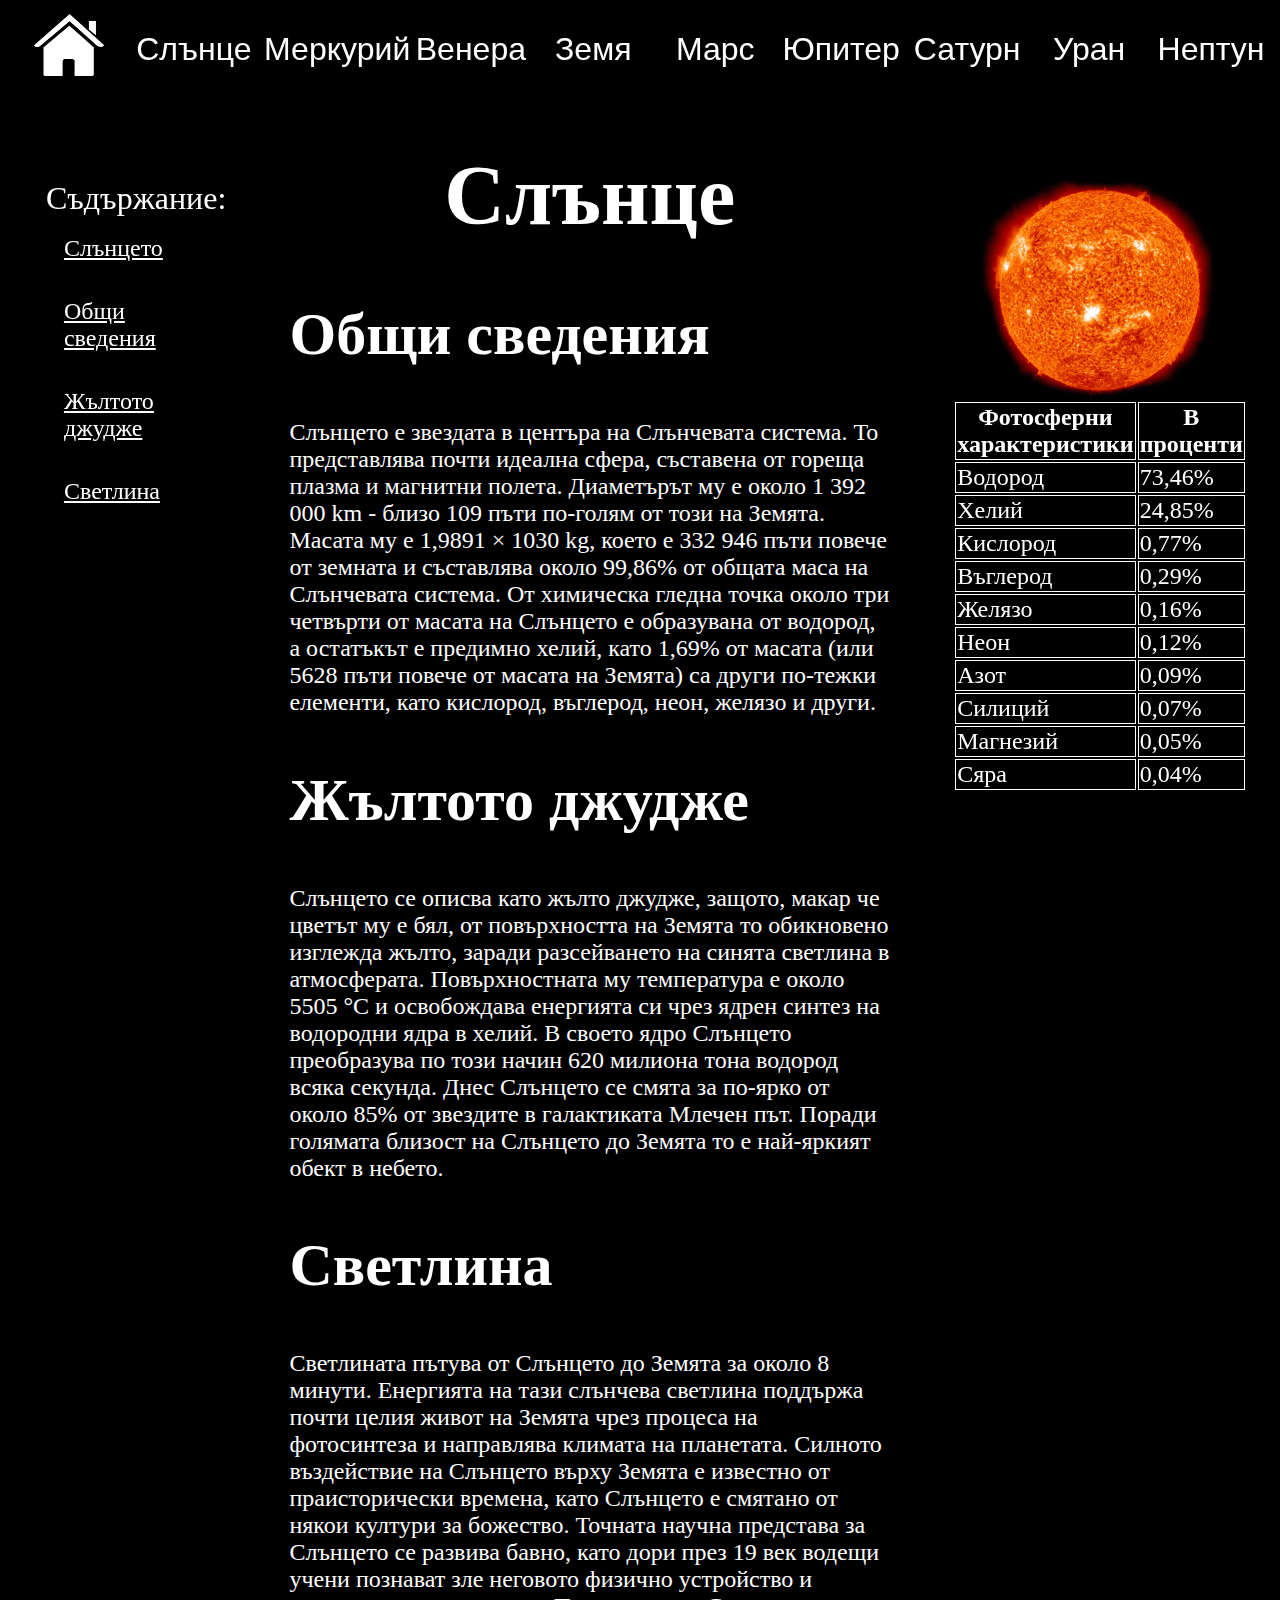
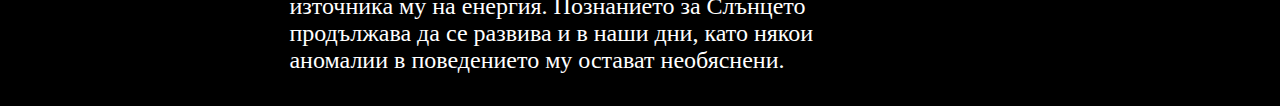
<file: page/sun.html>
<!DOCTYPE html>
<html lang="en">
<head>
    <meta charset="UTF-8">
    <meta http-equiv="X-UA-Compatible" content="IE=edge">
    <meta name="viewport" content="width=device-width, initial-scale=1.0">
    <meta name="description" content="The website for planets, solar systems, galaxies and the Universe!">
    <title>Planetopedia</title>
    <link rel="stylesheet" href="../style/styles.css">
</head>

<body class="body_class">
    <div class="main_navbar">
        <button onclick="buttonOnClick('welcome.html')">
            <img src="../Images/home_button.png" width="70px">
        </button>
        <!-- <span>
            <input type="text" class="search_bar_cl" placeholder="Search Planetopedia...">
            <a href=""><img src="../Images/search-icon.png" width="1%" class="search_icon"></a>
        </span> -->

        <button onclick="buttonOnClick('sun.html')">
            Слънце
        </button>
        <button onclick="buttonOnClick('mercury.html')">
            Меркурий
        </button>
        <button onclick="buttonOnClick('venus.html')">
            Венера
        </button>
        <button onclick="buttonOnClick('earth.html')">
            Земя
        </button>
        <button onclick="buttonOnClick('mars.html')">
            Марс
        </button>
        <button onclick="buttonOnClick('jupiter.html')">
            Юпитер
        </button>
        <button onclick="buttonOnClick('saturn.html')">
            Сатурн
        </button>
        <button onclick="buttonOnClick('uranus.html')">
            Уран
        </button>
        <button onclick="buttonOnClick('neptune.html')">
            Нептун
        </button>
    </div>
    
    <div class="main_section">
        <div class="left_navbar">
            <span style="font-size: xx-large;">Съдържание:</span>
            <a href="#sun">Слънцето</a>
            <a href="#overview">Общи сведения</a>
            <a href="#yellow-dwarf">Жълтото джудже</a>
            <a href="#light">Светлина</a>
        </div>

        <!--Content-->
        <div class="content">
            <h1 id="sun">Слънце</h1>
            <h2 id="overview">Общи сведения</h2>
            <p>Слънцето е звездата в центъра на Слънчевата система. То представлява почти идеална сфера, съставена от гореща плазма и магнитни полета. Диаметърът му е около 1 392 000 km - близо 109 пъти по-голям от този на Земята. Масата му e 1,9891 × 1030 kg, което е 332 946 пъти повече от земната и  съставлява около 99,86% от общата маса на Слънчевата система. От химическа гледна точка около три четвърти от масата на Слънцето е образувана от водород, а остатъкът е предимно хелий, като 1,69% от масата (или 5628 пъти повече от масата на Земята) са други по-тежки елементи, като кислород, въглерод, неон, желязо и други.</p>
            <h2 id="yellow-dwarf">Жълтото джудже</h2>
            <p>Слънцето се описва като жълто джудже, защото, макар че цветът му е бял, от повърхността на Земята то обикновено изглежда жълто, заради разсейването на синята светлина в атмосферата. Повърхностната му температура е около 5505 °C и освобождава енергията си чрез ядрен синтез на водородни ядра в хелий. В своето ядро Слънцето преобразува по този начин 620 милиона тона водород всяка секунда. Днес Слънцето се смята за по-ярко от около 85% от звездите в галактиката Млечен път. Поради голямата близост на Слънцето до Земята то е най-яркият обект в небето. </p>
            <h2 id="light">Светлина</h2>
            <p>Светлината пътува от Слънцето до Земята за около 8 минути. Енергията на тази слънчева светлина поддържа почти целия живот на Земята чрез процеса на фотосинтеза и направлява климата на планетата. Силното въздействие на Слънцето върху Земята е известно от праисторически времена, като Слънцето е смятано от някои култури за божество. Точната научна представа за Слънцето се развива бавно, като дори през 19 век водещи учени познават зле неговото физично устройство и източника му на енергия. Познанието за Слънцето продължава да се развива и в наши дни, като някои аномалии в поведението му остават необяснени. </p>
        
        </div>
        
        <div class="right_side">
            <img src="../Images/sun.jpg" alt="sun" align="right" width="100%">
            <table>
                <tr>
                    <th>Фотосферни характеристики</th>
                    <th>В проценти</th>
                </tr>
                <tr>
                    <td>Водород</td>
                    <td>73,46%</td>
                </tr>
                <tr>
                    <td>Хелий</td>
                    <td>24,85%</td>
                </tr>
                <tr>
                    <td>Кислород</td>
                    <td>0,77%</td>
                </tr>
                <tr>
                    <td>Въглерод</td>
                    <td>0,29%</td>
                </tr>
                <tr>
                    <td>Желязо</td>
                    <td>0,16%</td>
                </tr>
                <tr>
                    <td>Неон</td>
                    <td>0,12%</td>
                </tr>
                <tr>
                    <td>Азот</td>
                    <td>0,09%</td>
                </tr>
                <tr>
                    <td>Силиций</td>
                    <td>0,07%</td>
                </tr>
                <tr>
                    <td>Магнезий</td>
                    <td>0,05%</td>
                </tr>
                <tr>
                    <td>Сяра</td>
                    <td>0,04%</td>
                </tr>
            </table>
        </div>
    </div>
    <script src="../main.js"></script>
</body>
</html>
</file>
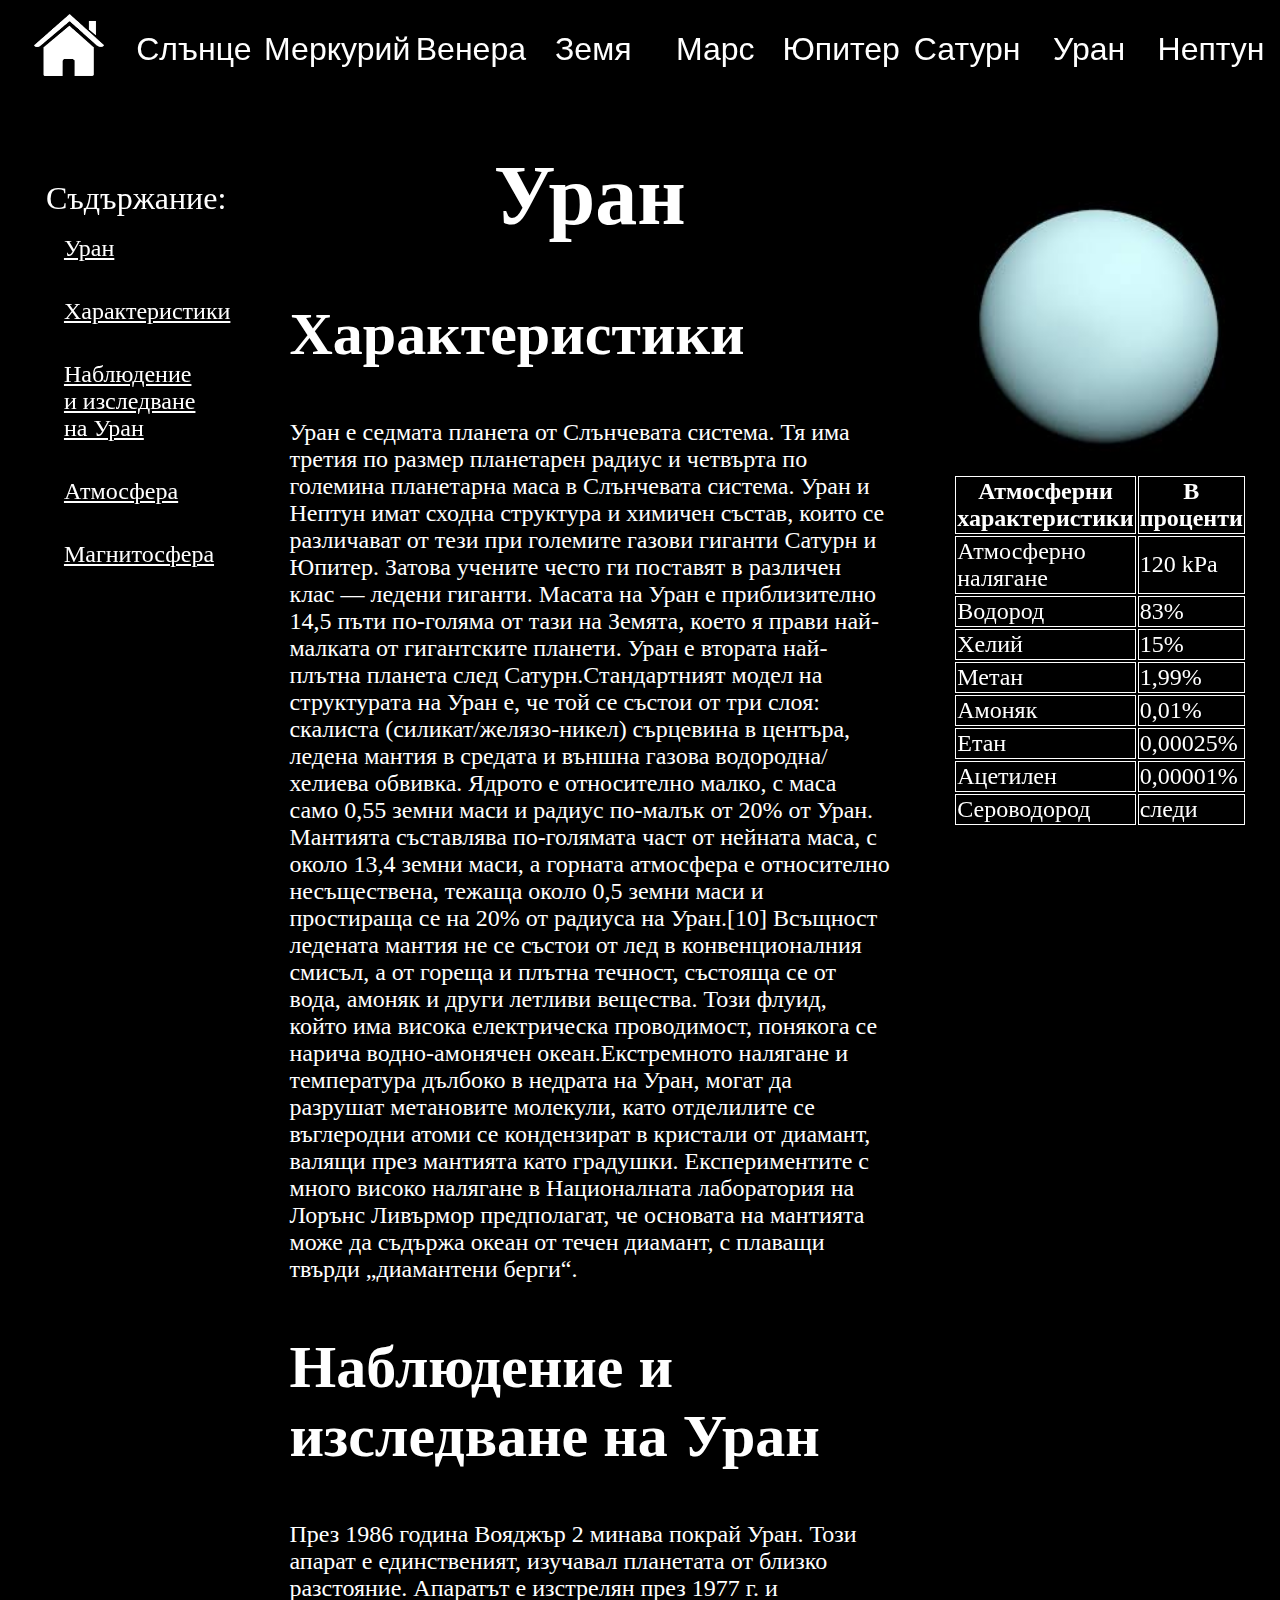
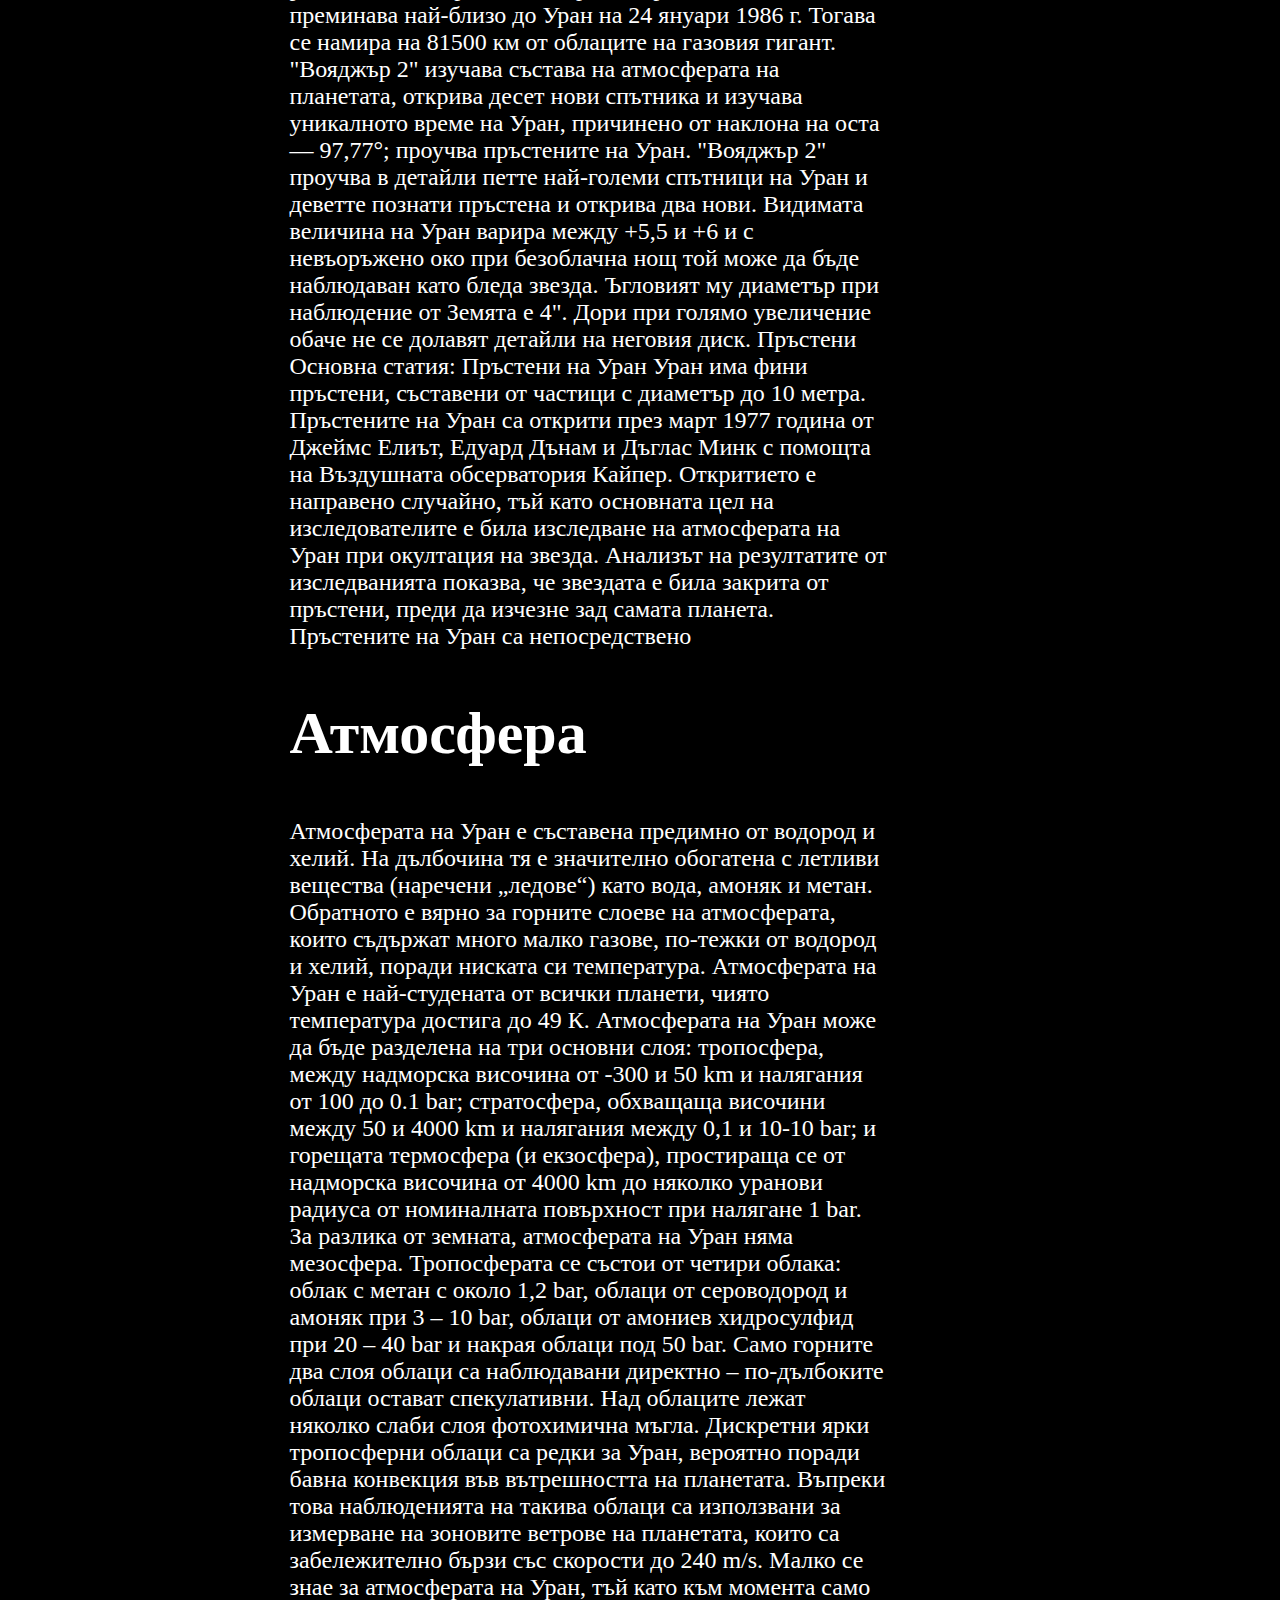
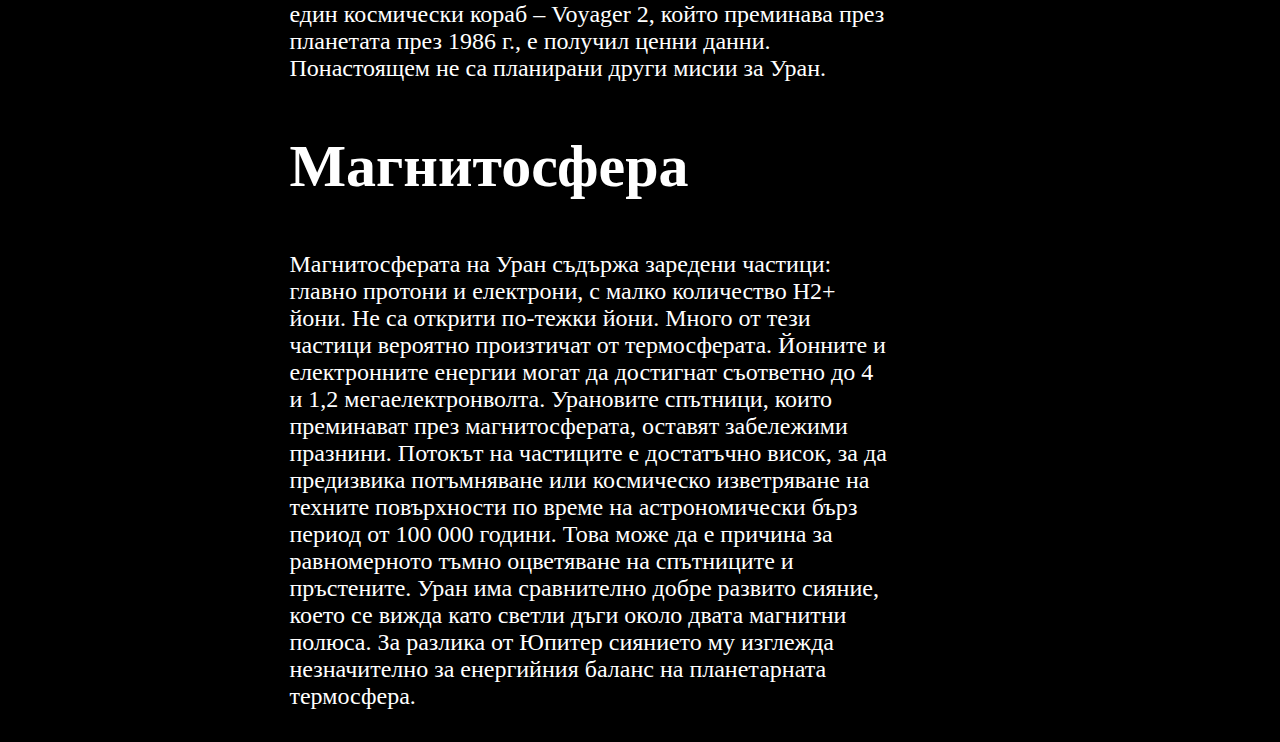
<file: page/uranus.html>
<!DOCTYPE html>
<html lang="en">
<head>
    <meta charset="UTF-8">
    <meta http-equiv="X-UA-Compatible" content="IE=edge">
    <meta name="viewport" content="width=device-width, initial-scale=1.0">
    <meta name="description" content="The website for planets, solar systems, galaxies and the Universe!">
    <title>Planetopedia</title>
    <link rel="stylesheet" href="../style/styles.css">
</head>

<body class="body_class">
    <div class="main_navbar">
        <button onclick="buttonOnClick('welcome.html')">
            <img src="../Images/home_button.png" width="70px">
        </button>
        <!-- <span>
            <input type="text" class="search_bar_cl" placeholder="Search Planetopedia...">
            <a href=""><img src="../Images/search-icon.png" width="1%" class="search_icon"></a>
        </span> -->

        <button onclick="buttonOnClick('sun.html')">
            Слънце
        </button>
        <button onclick="buttonOnClick('mercury.html')">
            Меркурий
        </button>
        <button onclick="buttonOnClick('venus.html')">
            Венера
        </button>
        <button onclick="buttonOnClick('earth.html')">
            Земя
        </button>
        <button onclick="buttonOnClick('mars.html')">
            Марс
        </button>
        <button onclick="buttonOnClick('jupiter.html')">
            Юпитер
        </button>
        <button onclick="buttonOnClick('saturn.html')">
            Сатурн
        </button>
        <button onclick="buttonOnClick('uranus.html')">
            Уран
        </button>
        <button onclick="buttonOnClick('neptune.html')">
            Нептун
        </button>
    </div>
    
    <div class="main_section">
        <div class="left_navbar">
            <span style="font-size: xx-large;">Съдържание:</span>
            <a href="#uranus">Уран</a>
            <a href="#characteristics">Характеристики</a>
            <a href="#explore">Наблюдение и изследване на Уран</a>
            <a href="#atmosphere">Атмосфера</a>
            <a href="#mag">Магнитосфера</a>            
        </div>

        <!--Content-->
        <div class="content">
        <h1 id="uranus" align="center">Уран</h1>

    <h2 id="characteristics">Характеристики</h2>
    <p>
      Уран е седмата планета от Слънчевата система. Тя има третия по размер
      планетарен радиус и четвърта по големина планетарна маса в Слънчевата
      система. Уран и Нептун имат сходна структура и химичен състав, които се
      различават от тези при големите газови гиганти Сатурн и Юпитер. Затова
      учените често ги поставят в различен клас — ледени гиганти. Масата на Уран
      е приблизително 14,5 пъти по-голяма от тази на Земята, което я прави
      най-малката от гигантските планети. Уран е втората най-плътна планета след
      Сатурн.Стандартният модел на структурата на Уран е, че той се състои от
      три слоя: скалиста (силикат/желязо-никел) сърцевина в центъра, ледена
      мантия в средата и външна газова водородна/хелиева обвивка. Ядрото е
      относително малко, с маса само 0,55 земни маси и радиус по-малък от 20% от
      Уран. Мантията съставлява по-голямата част от нейната маса, с около 13,4
      земни маси, а горната атмосфера е относително несъществена, тежаща около
      0,5 земни маси и простираща се на 20% от радиуса на Уран.[10] Всъщност
      ледената мантия не се състои от лед в конвенционалния смисъл, а от гореща
      и плътна течност, състояща се от вода, амоняк и други летливи вещества.
      Този флуид, който има висока електрическа проводимост, понякога се нарича
      водно-амонячен океан.Екстремното налягане и температура дълбоко в недрата
      на Уран, могат да разрушат метановите молекули, като отделилите се
      въглеродни атоми се кондензират в кристали от диамант, валящи през
      мантията като градушки. Експериментите с много високо налягане в
      Националната лаборатория на Лорънс Ливърмор предполагат, че основата на
      мантията може да съдържа океан от течен диамант, с плаващи твърди
      „диамантени берги“.
    </p>
    <h2 id="explore">Наблюдение и изследване на Уран</h2>
    <p>
      През 1986 година Вояджър 2 минава покрай Уран. Този апарат е единственият,
      изучавал планетата от близко разстояние. Апаратът е изстрелян през 1977 г.
      и преминава най-близо до Уран на 24 януари 1986 г. Тогава се намира на
      81500 км от облаците на газовия гигант. "Вояджър 2" изучава състава на
      атмосферата на планетата, открива десет нови спътника и изучава уникалното
      време на Уран, причинено от наклона на оста — 97,77°; проучва пръстените
      на Уран. "Вояджър 2" проучва в детайли петте най-големи спътници на Уран и
      деветте познати пръстена и открива два нови. Видимата величина на Уран
      варира между +5,5 и +6 и с невъоръжено око при безоблачна нощ той може да
      бъде наблюдаван като бледа звезда. Ъгловият му диаметър при наблюдение от
      Земята е 4". Дори при голямо увеличение обаче не се долавят детайли на
      неговия диск. Пръстени Основна статия: Пръстени на Уран Уран има фини
      пръстени, съставени от частици с диаметър до 10 метра. Пръстените на Уран
      са открити през март 1977 година от Джеймс Елиът, Едуард Дънам и Дъглас
      Минк с помощта на Въздушната обсерватория Кайпер. Откритието е направено
      случайно, тъй като основната цел на изследователите е била изследване на
      атмосферата на Уран при окултация на звезда. Анализът на резултатите от
      изследванията показва, че звездата е била закрита от пръстени, преди да
      изчезне зад самата планета. Пръстените на Уран са непосредствено
    </p>
    <h2 id="atmosphere">Атмосфера</h2>
    <p>
      Атмосферата на Уран е съставена предимно от водород и хелий. На дълбочина
      тя е значително обогатена с летливи вещества (наречени „ледове“) като
      вода, амоняк и метан. Обратното е вярно за горните слоеве на атмосферата,
      които съдържат много малко газове, по-тежки от водород и хелий, поради
      ниската си температура. Атмосферата на Уран е най-студената от всички
      планети, чиято температура достига до 49 К. Атмосферата на Уран може да
      бъде разделена на три основни слоя: тропосфера, между надморска височина
      от -300 и 50 km и налягания от 100 до 0.1 bar; стратосфера, обхващаща
      височини между 50 и 4000 km и налягания между 0,1 и 10-10 bar; и горещата
      термосфера (и екзосфера), простираща се от надморска височина от 4000 km
      до няколко уранови радиуса от номиналната повърхност при налягане 1 bar.
      За разлика от земната, атмосферата на Уран няма мезосфера. Тропосферата се
      състои от четири облака: облак с метан с около 1,2 bar, облаци от
      сероводород и амоняк при 3 – 10 bar, облаци от амониев хидросулфид при 20
      – 40 bar и накрая облаци под 50 bar. Само горните два слоя облаци са
      наблюдавани директно – по-дълбоките облаци остават спекулативни. Над
      облаците лежат няколко слаби слоя фотохимична мъгла. Дискретни ярки
      тропосферни облаци са редки за Уран, вероятно поради бавна конвекция във
      вътрешността на планетата. Въпреки това наблюденията на такива облаци са
      използвани за измерване на зоновите ветрове на планетата, които са
      забележително бързи със скорости до 240 m/s. Малко се знае за атмосферата
      на Уран, тъй като към момента само един космически кораб – Voyager 2,
      който преминава през планетата през 1986 г., е получил ценни данни.
      Понастоящем не са планирани други мисии за Уран.
    </p>
    <h2 id="mag">Магнитосфера</h2>
    <p>
      Магнитосферата на Уран съдържа заредени частици: главно протони и
      електрони, с малко количество H2+ йони. Не са открити по-тежки йони. Много
      от тези частици вероятно произтичат от термосферата. Йонните и
      електронните енергии могат да достигнат съответно до 4 и 1,2
      мегаелектронволта. Урановите спътници, които преминават през
      магнитосферата, оставят забележими празнини. Потокът на частиците е
      достатъчно висок, за да предизвика потъмняване или космическо изветряване
      на техните повърхности по време на астрономически бърз период от 100 000
      години. Това може да е причина за равномерното тъмно оцветяване на
      спътниците и пръстените. Уран има сравнително добре развито сияние, което
      се вижда като светли дъги около двата магнитни полюса. За разлика от
      Юпитер сиянието му изглежда незначително за енергийния баланс на
      планетарната термосфера.
    </p>
    </div>
    <div class="right_side">
        <img
        src="../Images/uranus.jpg"
        align="right" width="100%"
    />
    <table class="table" align="right">
      <tr>
        <th>Атмосферни характеристики</th>
        <th>В проценти</th>
      </tr>
      <tr>
        <td>Атмосферно налягане</td>
        <td>120 kPa</td>
      </tr>
      <tr>
        <td>Водород</td>
        <td>83%</td>
      </tr>
      <tr>
        <td>Хелий</td>
        <td>15%</td>
      </tr>
      <tr>
        <td>Метан</td>
        <td>1,99%</td>
      </tr>
      <tr>
        <td>Амоняк</td>
        <td>0,01%</td>
      </tr>
      <tr>
        <td>Етан</td>
        <td>0,00025%</td>
      </tr>
      <tr>
        <td>Ацетилен</td>
        <td>0,00001%</td>
      </tr>
      <tr>
        <td>Сероводород</td>
        <td>следи</td>
      </tr>
    </table>
        </div>
    </div>

    <script src="../main.js"></script>
</body>
</html>
</file>
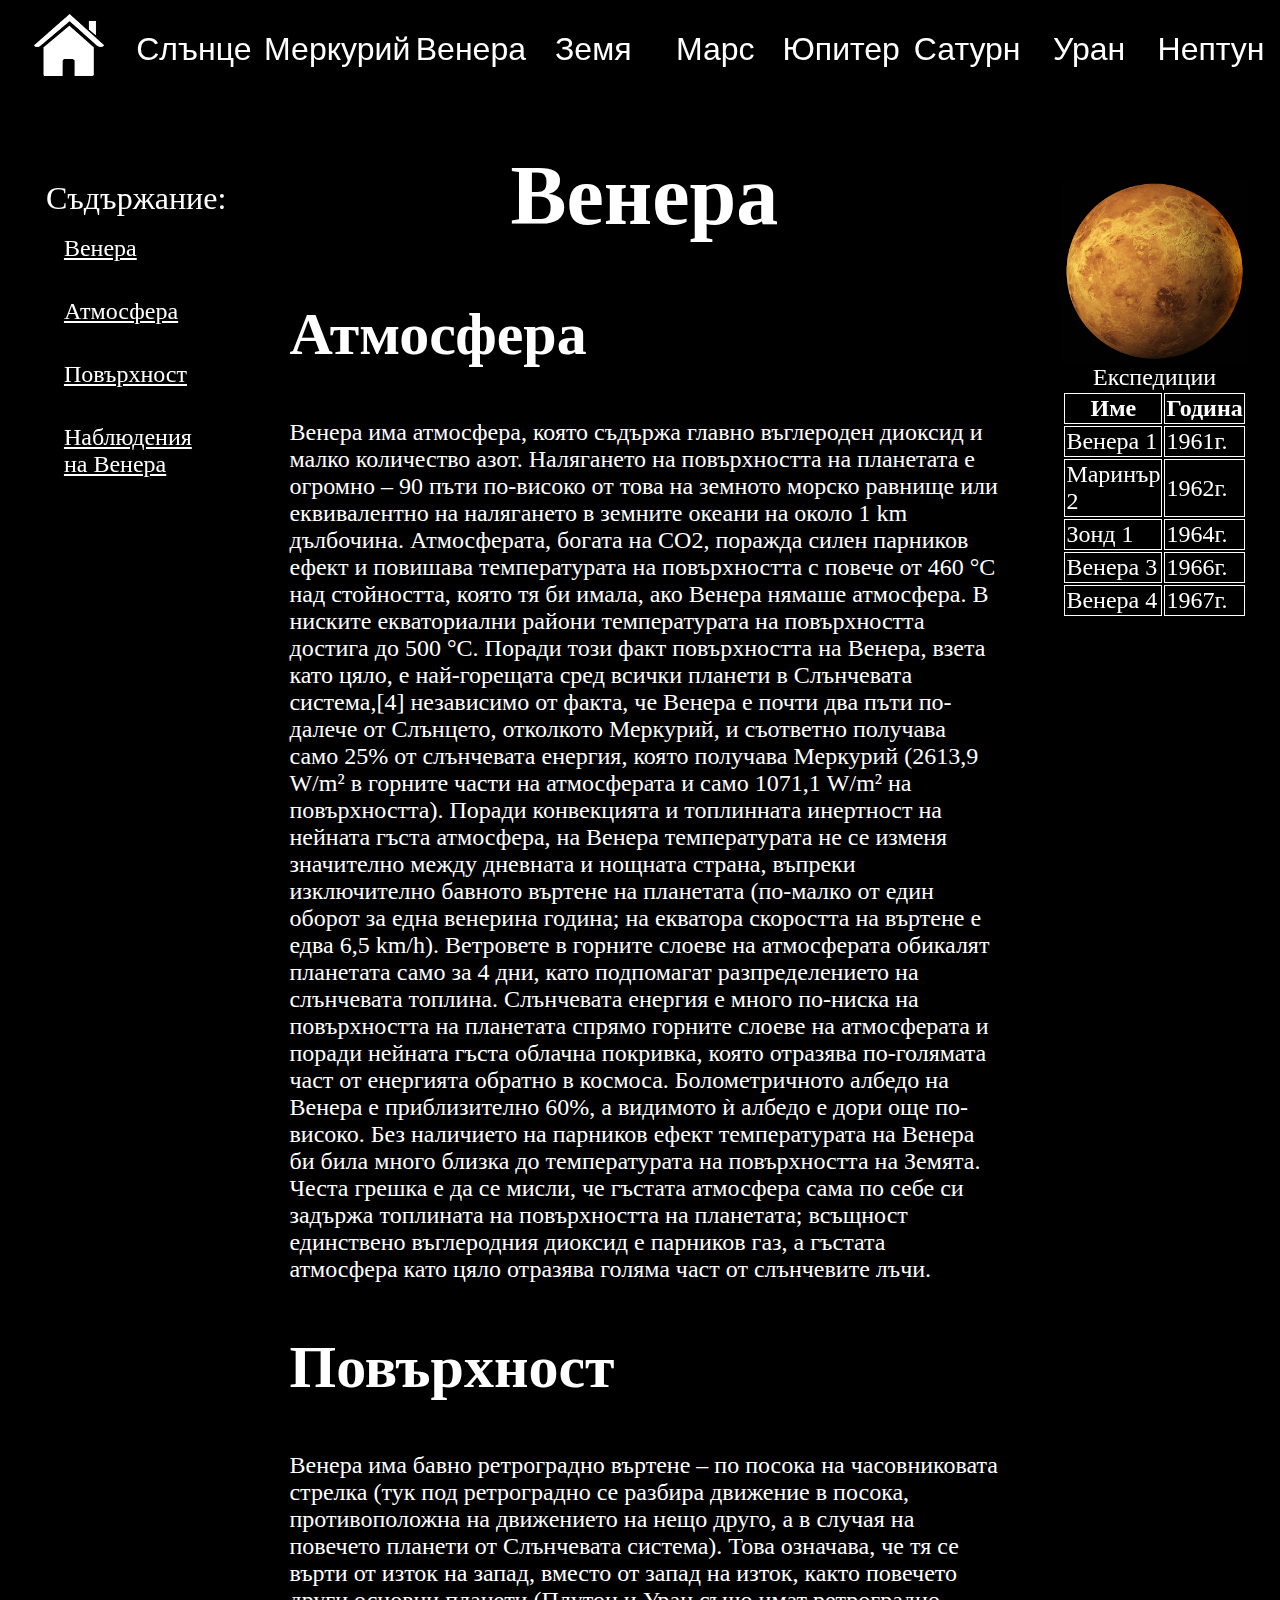
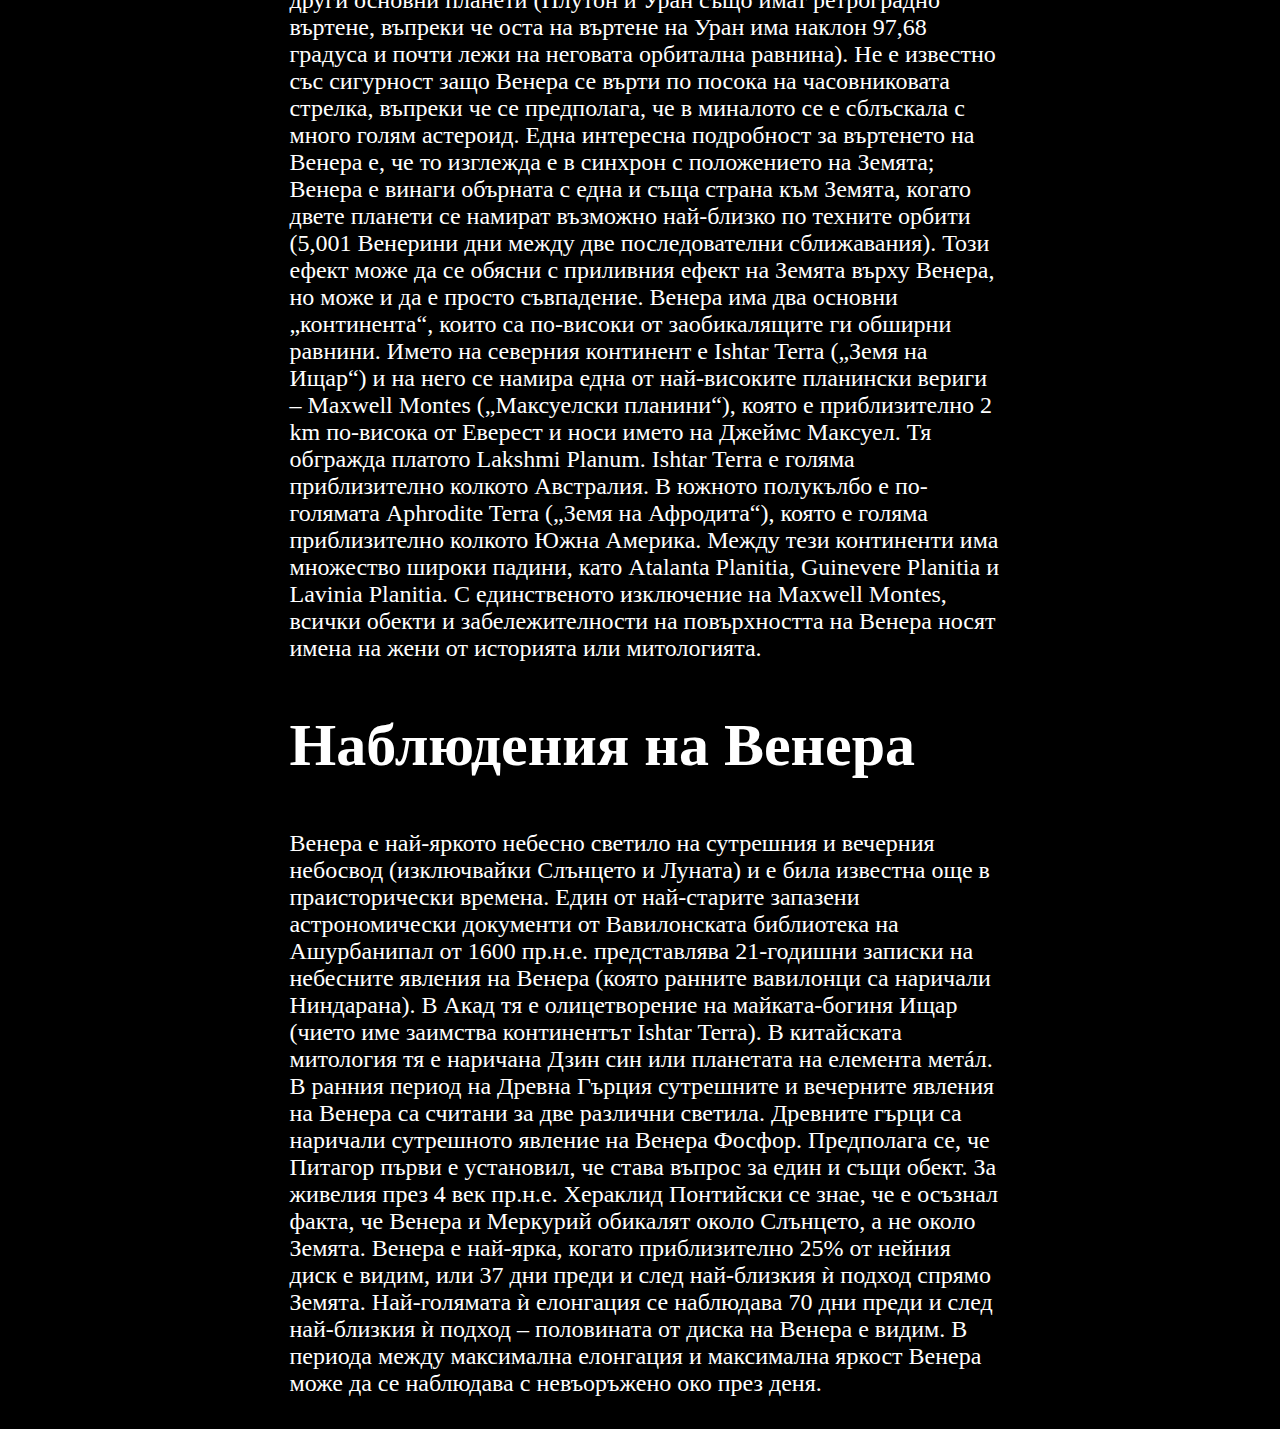
<file: page/venus.html>
<!DOCTYPE html>
<html lang="en">
<head>
    <meta charset="UTF-8">
    <meta http-equiv="X-UA-Compatible" content="IE=edge">
    <meta name="viewport" content="width=device-width, initial-scale=1.0">
    <meta name="description" content="The website for planets, solar systems, galaxies and the Universe!">
    <title>Planetopedia</title>
    <link rel="stylesheet" href="../style/styles.css">
</head>

<body class="body_class">
    <div class="main_navbar">
        <button onclick="buttonOnClick('welcome.html')">
            <img src="../Images/home_button.png" width="70px">
        </button>
        <!-- <span>
            <input type="text" class="search_bar_cl" placeholder="Search Planetopedia...">
            <a href=""><img src="../Images/search-icon.png" width="1%" class="search_icon"></a>
        </span> -->

        <button onclick="buttonOnClick('sun.html')">
            Слънце
        </button>
        <button onclick="buttonOnClick('mercury.html')">
            Меркурий
        </button>
        <button onclick="buttonOnClick('venus.html')">
            Венера
        </button>
        <button onclick="buttonOnClick('earth.html')">
            Земя
        </button>
        <button onclick="buttonOnClick('mars.html')">
            Марс
        </button>
        <button onclick="buttonOnClick('jupiter.html')">
            Юпитер
        </button>
        <button onclick="buttonOnClick('saturn.html')">
            Сатурн
        </button>
        <button onclick="buttonOnClick('uranus.html')">
            Уран
        </button>
        <button onclick="buttonOnClick('neptune.html')">
            Нептун
        </button>
    </div>
    
    <div class="main_section">
        <div class="left_navbar">
            <span style="font-size: xx-large;">Съдържание:</span>
            <a href="#venus">Венера</a>
            <a href="#atmosphere">Атмосфера</a>
            <a href="#surface">Повърхност</a>
            <a href="#observations">Наблюдения на Венера</a>
        </div>

        <!--Content-->
        <div class="content">
        <h1 id="venus">Венера</h1>
        <h2 id="atmosphere">Атмосфера</h2>
        <p>
            Венера има атмосфера, която съдържа главно въглероден диоксид и малко количество азот. Налягането на повърхността на планетата е огромно – 90 пъти по-високо от това на земното морско равнище или еквивалентно на налягането в земните океани на около 1 km дълбочина. Атмосферата, богата на CO2, поражда силен парников ефект и повишава температурата на повърхността с повече от 460 °C над стойността, която тя би имала, ако Венера нямаше атмосфера.
 В ниските екваториални райони температурата на повърхността достига до 500 °C. Поради този факт повърхността на Венера, взета като цяло, е най-горещата сред всички планети в Слънчевата система,[4] независимо от факта, че Венера е почти два пъти по-далече от Слънцето, отколкото Меркурий, и съответно получава само 25% от слънчевата енергия, която получава Меркурий (2613,9 W/m² в горните части на атмосферата и само 1071,1 W/m² на повърхността).

Поради конвекцията и топлинната инертност на нейната гъста атмосфера, на Венера температурата не се изменя значително между дневната и нощната страна, въпреки изключително бавното въртене на планетата (по-малко от един оборот за една венерина година; на екватора скоростта на въртене е едва 6,5 km/h). Ветровете в горните слоеве на атмосферата обикалят планетата само за 4 дни, като подпомагат разпределението на слънчевата топлина.

Слънчевата енергия е много по-ниска на повърхността на планетата спрямо горните слоеве на атмосферата и поради нейната гъста облачна покривка, която отразява по-голямата част от енергията обратно в космоса. Болометричното албедо на Венера е приблизително 60%, а видимото ѝ албедо е дори още по-високо. Без наличието на парников ефект температурата на Венера би била много близка до температурата на повърхността на Земята. Честа грешка е да се мисли, че гъстата атмосфера сама по себе си задържа топлината на повърхността на планетата; всъщност единствено въглеродния диоксид е парников газ, а гъстата атмосфера като цяло отразява голяма част от слънчевите лъчи.
        </p>
        <h2 id="surface">Повърхност</h2>
        <p>
            Венера има бавно ретроградно въртене – по посока на часовниковата стрелка (тук под ретроградно се разбира движение в посока, противоположна на движението на нещо друго, а в случая на повечето планети от Слънчевата система). Това означава, че тя се върти от изток на запад, вместо от запад на изток, както повечето други основни планети (Плутон и Уран също имат ретроградно въртене, въпреки че оста на въртене на Уран има наклон 97,68 градуса и почти лежи на неговата орбитална равнина). Не е известно със сигурност защо Венера се върти по посока на часовниковата стрелка, въпреки че се предполага, че в миналото се е сблъскала с много голям астероид.

Една интересна подробност за въртенето на Венера е, че то изглежда е в синхрон с положението на Земята; Венера е винаги обърната с една и съща страна към Земята, когато двете планети се намират възможно най-близко по техните орбити (5,001 Венерини дни между две последователни сближавания). Този ефект може да се обясни с приливния ефект на Земята върху Венера, но може и да е просто съвпадение.

Венера има два основни „континента“, които са по-високи от заобикалящите ги обширни равнини. Името на северния континент е Ishtar Terra („Земя на Ищар“) и на него се намира една от най-високите планински вериги – Maxwell Montes („Максуелски планини“), която е приблизително 2 km по-висока от Еверест и носи името на Джеймс Максуел. Тя обгражда платото Lakshmi Planum. Ishtar Terra е голяма приблизително колкото Австралия. В южното полукълбо е по-голямата Aphrodite Terra („Земя на Афродита“), която е голяма приблизително колкото Южна Америка. Между тези континенти има множество широки падини, като Atalanta Planitia, Guinevere Planitia и Lavinia Planitia. С единственото изключение на Maxwell Montes, всички обекти и забележителности на повърхността на Венера носят имена на жени от историята или митологията. 
        </p>
        <h2 id="observations">Наблюдения на Венера</h2>
        <p>
            Венера е най-яркото небесно светило на сутрешния и вечерния небосвод (изключвайки Слънцето и Луната) и е била известна още в праисторически времена. Един от най-старите запазени астрономически документи от Вавилонската библиотека на Ашурбанипал от 1600 пр.н.е. представлява 21-годишни записки на небесните явления на Венера (която ранните вавилонци са наричали Ниндарана). В Акад тя е олицетворение на майката-богиня Ищар (чието име заимства континентът Ishtar Terra). В китайската митология тя е наричана Дзин син  или планетата на елемента метáл.

В ранния период на Древна Гърция сутрешните и вечерните явления на Венера са считани за две различни светила. Древните гърци са наричали сутрешното явление на Венера Фосфор. Предполага се, че Питагор първи е установил, че става въпрос за един и същи обект. За живелия през 4 век пр.н.е. Хераклид Понтийски се знае, че е осъзнал факта, че Венера и Меркурий обикалят около Слънцето, а не около Земята.

Венера е най-ярка, когато приблизително 25% от нейния диск е видим, или 37 дни преди и след най-близкия ѝ подход спрямо Земята. Най-голямата ѝ елонгация се наблюдава 70 дни преди и след най-близкия ѝ подход – половината от диска на Венера е видим. В периода между максимална елонгация и максимална яркост Венера може да се наблюдава с невъоръжено око през деня. 
        </p>
        </div>

        <div class="right_side">
        <img src="../Images/venus.jpg" width="100%" align="right" alt="Venus image"/>
            <table class="table" align="right">
                <caption class="tab.cap">
                  Експедиции
                </caption>
                <tr>
                  <th>Име</th>
                  <th>Година</th>
                </tr>
                <tr>
                  <td>Венера 1</td>
                  <td>1961г.</td>
                </tr>
                <tr>
                  <td>Маринър 2</td>
                  <td>1962г.</td>
                </tr>
                <tr>
                  <td>Зонд 1</td>
                  <td>1964г.</td>
                </tr>
                <tr>
                  <td>Венера 3</td>
                  <td>1966г.</td>
                </tr>
                <tr>
                  <td>Венера 4</td>
                  <td>1967г.</td>
                </tr>
              </table>
        </div>
    </div>

    <script src="../main.js"></script>
</body>
</html>
</file>
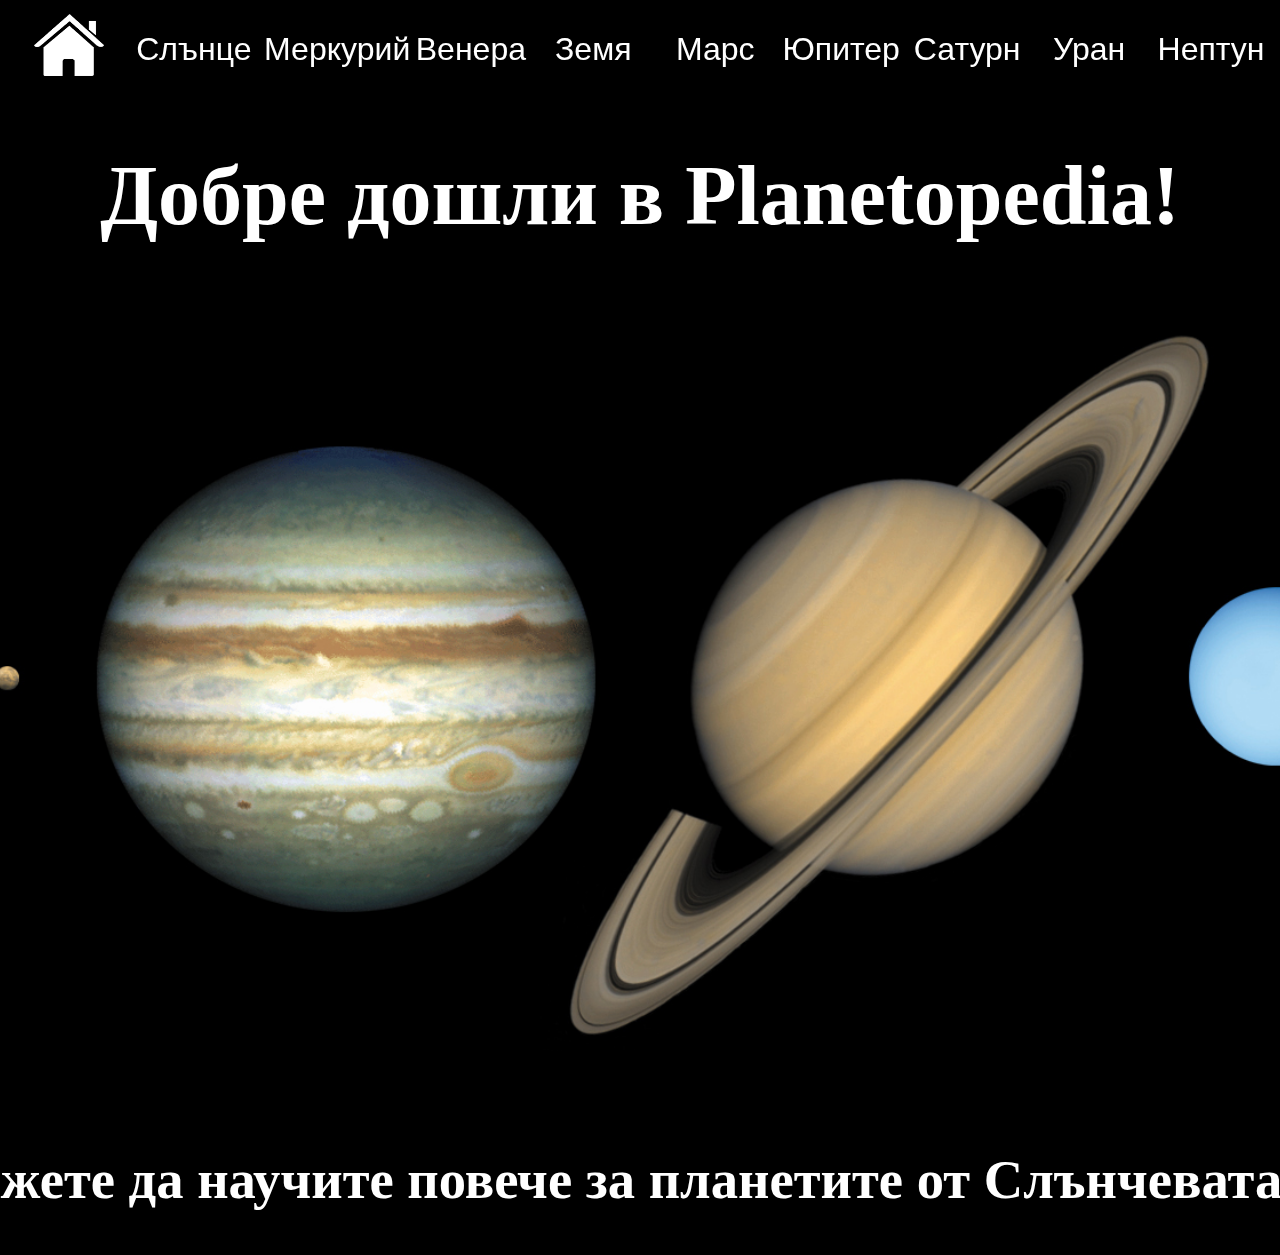
<file: page/welcome.html>
<!DOCTYPE html>
<html lang="en">
<head>
    <meta charset="UTF-8">
    <meta http-equiv="X-UA-Compatible" content="IE=edge">
    <meta name="viewport" content="width=device-width, initial-scale=1.0">
    <meta name="description" content="The website for planets, solar systems, galaxies and the Universe!">
    <title>Planetopedia</title>
    <link rel="stylesheet" href="../style/styles.css">
</head>

<body class="body_class">
    <div class="main_navbar">
        <button onclick="buttonOnClick('welcome.html')">
            <img src="../Images/home_button.png" width="70px">
        </button>
        <!-- <span>
            <input type="text" class="search_bar_cl" placeholder="Search Planetopedia...">
            <a href=""><img src="../Images/search-icon.png" width="1%" class="search_icon"></a>
        </span> -->

        <button onclick="buttonOnClick('sun.html')">
            Слънце
        </button>
        <button onclick="buttonOnClick('mercury.html')">
            Меркурий
        </button>
        <button onclick="buttonOnClick('venus.html')">
            Венера
        </button>
        <button onclick="buttonOnClick('earth.html')">
            Земя
        </button>
        <button onclick="buttonOnClick('mars.html')">
            Марс
        </button>
        <button onclick="buttonOnClick('jupiter.html')">
            Юпитер
        </button>
        <button onclick="buttonOnClick('saturn.html')">
            Сатурн
        </button>
        <button onclick="buttonOnClick('uranus.html')">
            Уран
        </button>
        <button onclick="buttonOnClick('neptune.html')">
            Нептун
        </button>
    </div>
    
    <div class="main_section">
        <div>
            <h1>Добре дошли в Planetopedia!</h1>
            <h1><img src="../Images/solar_system.jpg" style="width: 55ch;"/></h1>
            <div class="home_page_bottomtext"><h1>Където можете да научите повече за планетите от Слънчевата система...</h1></div>

        </div>
    </div>

    <script src="../main.js"></script>
</body>
</html>
</file>
<file: base_style.css>
.background_ {
    background-color: black;
}

/*All base styles for the top navigation*/
.top_section {
    margin-left: 1%;
    margin-top: 0.1%;
}

.text {
    color: #FFFFFF;
}

.search_bar {
    color: #FFFFFF;
    background-color: #333333;
}
</file>
<file: style/styles.css>
body {
    background-color: #000;
    color: white;
    font-size: x-large;
    overflow-wrap: normal;
}

h1 {
    font-size: 350%;
    display: flex;
    justify-content: center;
}

h2 {
    font-size: 250%;
    border: 3px;
    border-bottom-color: white;
}

.main_navbar {
    display: flex;
    justify-content: space-between;
    position: sticky;
    top: 0;
}

button {
    width: 12%;
    font-size:xx-large;
    background-color: #000;
    color: white;
    border: none;
    padding: 0.5%;
}

.left_navbar {
    position: sticky;
    top: 20%;
    display: flex;
    flex-direction: column;
    margin-right: 5%;
    margin-left: 3%;
    align-self: flex-start;
    font-size: large;
}
.left_navbar a, .left_navbar ul {
    margin: 10%;
    color: white;
    font-size: x-large;
}

.content {
    left: 100px;
}

.main_section {
    display: flex;
    justify-content: center;
}

.right_side {
    position: sticky;
    top: 20%;
    margin-left: 10px;
    align-self: flex-start;
    margin-left: 5%;
    margin-right: 2%;
}

tr, th, td {
    border: 1px solid white;
}

table {
    height: min-content;
    width: auto;
}
img {
    height: min-content;
}

/*Home page*/
.home_page_bottomtext {
    display: flex;
    justify-content: center;
    font-size: 65%;
}
</file>
